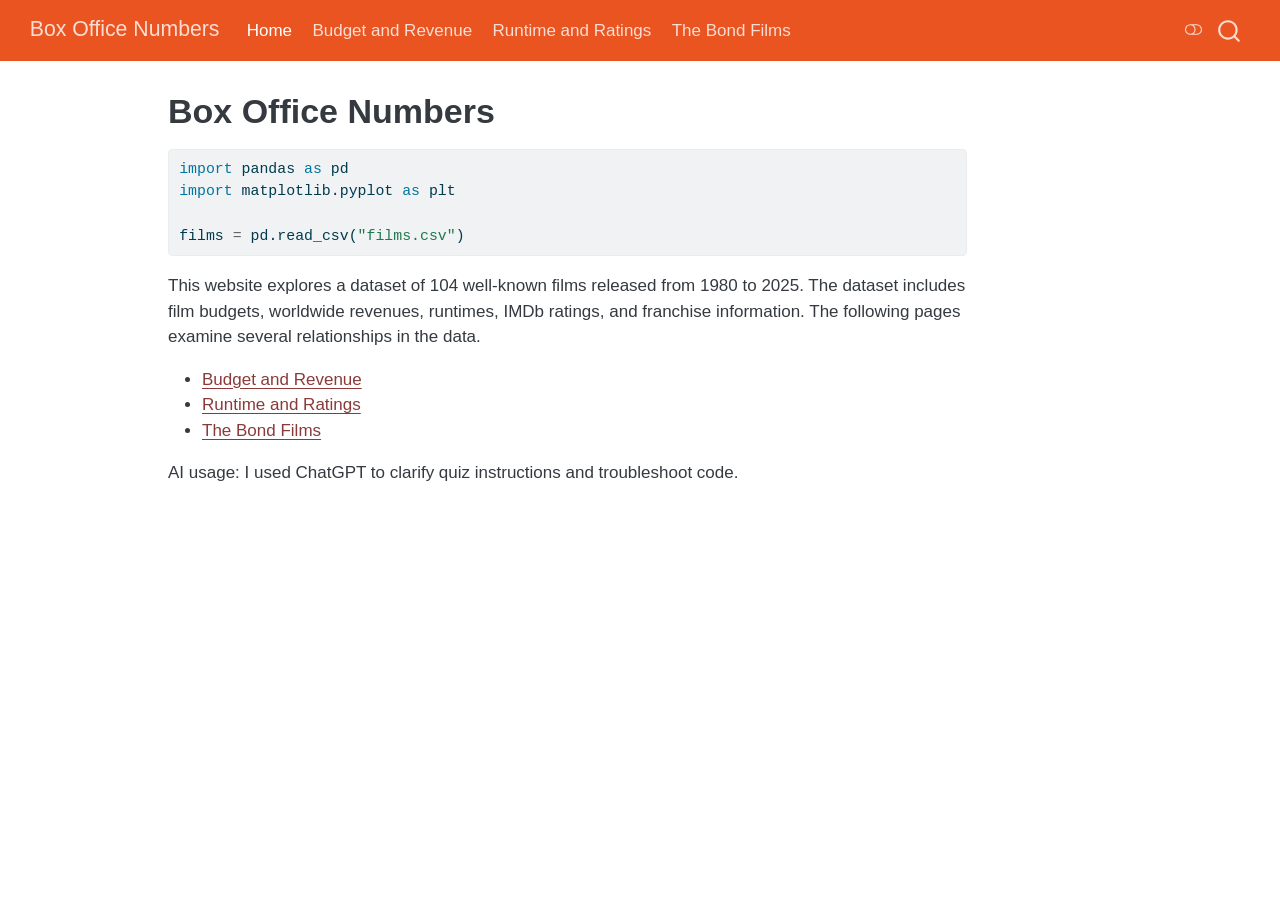
<file: index.html>
<!DOCTYPE html>
<html xmlns="http://www.w3.org/1999/xhtml" lang="en" xml:lang="en"><head>

<meta charset="utf-8">
<meta name="generator" content="quarto-1.10.19">

<meta name="viewport" content="width=device-width, initial-scale=1.0, user-scalable=yes">


<title>Box Office Numbers</title>
<style>
/* Default styles provided by pandoc.
** See https://pandoc.org/MANUAL.html#variables-for-html for config info.
*/
span.smallcaps{font-variant: small-caps;}
div.columns{display: flex; gap: 1.5em;}
div.column{flex: auto;}
@media screen {
div.columns{gap: min(4vw, 1.5em);}
div.column{overflow-x: auto;}
}
div.hanging-indent{margin-left: 1.5em; text-indent: -1.5em;}
ul.task-list{list-style: none;}
ul.task-list li input[type="checkbox"] {
  width: 0.8em;
  margin: 0 0.8em 0.2em -1em; /* quarto-specific, see https://github.com/quarto-dev/quarto-cli/issues/4556 */ 
  vertical-align: middle;
}
/* CSS for syntax highlighting */
html { -webkit-text-size-adjust: 100%; }
pre > code.sourceCode { white-space: pre; position: relative; }
pre > code.sourceCode > span { display: inline-block; line-height: 1.25; }
pre > code.sourceCode > span:empty { height: 1.2em; }
.sourceCode { overflow: visible; }
code.sourceCode > span { color: inherit; text-decoration: inherit; }
div.sourceCode { margin: 1em 0; }
pre.sourceCode { margin: 0; }
@media screen {
div.sourceCode { overflow: auto; }
}
@media print {
pre > code.sourceCode { white-space: pre-wrap; }
pre > code.sourceCode > span { text-indent: -5em; padding-left: 5em; }
}
pre.numberSource code
  { counter-reset: source-line 0; }
pre.numberSource code > span
  { position: relative; left: -4em; counter-increment: source-line; }
pre.numberSource code > span > a:first-child::before
  { content: counter(source-line);
    position: relative; left: -1em; text-align: right; vertical-align: baseline;
    border: none; display: inline-block;
    -webkit-touch-callout: none; -webkit-user-select: none;
    -khtml-user-select: none; -moz-user-select: none;
    -ms-user-select: none; user-select: none;
    padding: 0 4px; width: 4em;
  }
pre.numberSource { margin-left: 3em;  padding-left: 4px; }
div.sourceCode
  {   }
@media screen {
pre > code.sourceCode > span > a:first-child::before { text-decoration: underline; }
}
</style>


<script src="site_libs/quarto-nav/quarto-nav.js"></script>
<script src="site_libs/quarto-nav/headroom.min.js"></script>
<script src="site_libs/clipboard/clipboard.min.js"></script>
<script src="site_libs/quarto-search/autocomplete.umd.js"></script>
<script src="site_libs/quarto-search/fuse.min.js"></script>
<script src="site_libs/quarto-search/quarto-search.js"></script>
<meta name="quarto:offset" content="./">
<script src="site_libs/quarto-html/quarto.js" type="module"></script>
<script src="site_libs/quarto-html/tabsets/tabsets.js" type="module"></script>
<script src="site_libs/quarto-html/popper.min.js"></script>
<script src="site_libs/quarto-html/tippy.umd.min.js"></script>
<script src="site_libs/quarto-html/anchor.min.js"></script>
<link href="site_libs/quarto-html/tippy.css" rel="stylesheet">
<link href="site_libs/quarto-html/quarto-syntax-highlighting-bf27225e3a48a9273f3daa8f8e829971.css" rel="stylesheet" class="quarto-color-scheme" id="quarto-text-highlighting-styles">
<link href="site_libs/quarto-html/quarto-syntax-highlighting-dark-b626d73c4c936ccc3cb08be7d45d1df6.css" rel="stylesheet" class="quarto-color-scheme quarto-color-alternate" id="quarto-text-highlighting-styles">
<link href="site_libs/quarto-html/quarto-syntax-highlighting-bf27225e3a48a9273f3daa8f8e829971.css" rel="stylesheet" class="quarto-color-scheme-extra" id="quarto-text-highlighting-styles">
<script src="site_libs/bootstrap/bootstrap.min.js"></script>
<link href="site_libs/bootstrap/bootstrap-icons.css" rel="stylesheet">
<link href="site_libs/bootstrap/bootstrap-1955cd405ee487b3275a64057d9548aa.min.css" rel="stylesheet" append-hash="true" class="quarto-color-scheme" id="quarto-bootstrap" data-mode="light">
<link href="site_libs/bootstrap/bootstrap-dark-df07115ad9f15e2ef3479c789e6873c8.min.css" rel="stylesheet" append-hash="true" class="quarto-color-scheme quarto-color-alternate" id="quarto-bootstrap" data-mode="dark">
<link href="site_libs/bootstrap/bootstrap-1955cd405ee487b3275a64057d9548aa.min.css" rel="stylesheet" append-hash="true" class="quarto-color-scheme-extra" id="quarto-bootstrap" data-mode="light">
<script id="quarto-search-options" type="application/json">{
  "location": "navbar",
  "copy-button": false,
  "collapse-after": 3,
  "panel-placement": "end",
  "type": "overlay",
  "limit": 50,
  "keyboard-shortcut": [
    "f",
    "/",
    "s"
  ],
  "show-item-context": false,
  "language": {
    "search-no-results-text": "No results",
    "search-matching-documents-text": "matching documents",
    "search-copy-link-title": "Copy link to search",
    "search-hide-matches-text": "Hide additional matches",
    "search-more-match-text": "more match in this document",
    "search-more-matches-text": "more matches in this document",
    "search-clear-button-title": "Clear",
    "search-text-placeholder": "",
    "search-detached-cancel-button-title": "Cancel",
    "search-submit-button-title": "Submit",
    "search-label": "Search"
  }
}</script>


<link rel="stylesheet" href="styles.css">
</head>

<body class="nav-fixed quarto-light"><script id="quarto-html-before-body" type="application/javascript">
    const toggleBodyColorMode = (bsSheetEl) => {
      const mode = bsSheetEl.getAttribute("data-mode");
      const bodyEl = window.document.querySelector("body");
      if (mode === "dark") {
        bodyEl.classList.add("quarto-dark");
        bodyEl.classList.remove("quarto-light");
      } else {
        bodyEl.classList.add("quarto-light");
        bodyEl.classList.remove("quarto-dark");
      }
    }
    const toggleBodyColorPrimary = () => {
      const bsSheetEl = window.document.querySelector("link#quarto-bootstrap:not([rel=disabled-stylesheet])");
      if (bsSheetEl) {
        toggleBodyColorMode(bsSheetEl);
      }
    }
    const setColorSchemeToggle = (alternate) => {
      const toggles = window.document.querySelectorAll('.quarto-color-scheme-toggle');
      for (let i=0; i < toggles.length; i++) {
        const toggle = toggles[i];
        if (toggle) {
          if (alternate) {
            toggle.classList.add("alternate");
          } else {
            toggle.classList.remove("alternate");
          }
        }
      }
    };
    const toggleColorMode = (alternate) => {
      // Switch the stylesheets
      const primaryStylesheets = window.document.querySelectorAll('link.quarto-color-scheme:not(.quarto-color-alternate)');
      const alternateStylesheets = window.document.querySelectorAll('link.quarto-color-scheme.quarto-color-alternate');
      manageTransitions('#quarto-margin-sidebar .nav-link', false);
      if (alternate) {
        // note: dark is layered on light, we don't disable primary!
        enableStylesheet(alternateStylesheets);
        for (const sheetNode of alternateStylesheets) {
          if (sheetNode.id === "quarto-bootstrap") {
            toggleBodyColorMode(sheetNode);
          }
        }
      } else {
        disableStylesheet(alternateStylesheets);
        enableStylesheet(primaryStylesheets)
        toggleBodyColorPrimary();
      }
      manageTransitions('#quarto-margin-sidebar .nav-link', true);
      // Switch the toggles
      setColorSchemeToggle(alternate)
      // Hack to workaround the fact that safari doesn't
      // properly recolor the scrollbar when toggling (#1455)
      if (navigator.userAgent.indexOf('Safari') > 0 && navigator.userAgent.indexOf('Chrome') == -1) {
        manageTransitions("body", false);
        window.scrollTo(0, 1);
        setTimeout(() => {
          window.scrollTo(0, 0);
          manageTransitions("body", true);
        }, 40);
      }
    }
    const disableStylesheet = (stylesheets) => {
      for (let i=0; i < stylesheets.length; i++) {
        const stylesheet = stylesheets[i];
        stylesheet.rel = 'disabled-stylesheet';
      }
    }
    const enableStylesheet = (stylesheets) => {
      for (let i=0; i < stylesheets.length; i++) {
        const stylesheet = stylesheets[i];
        if(stylesheet.rel !== 'stylesheet') { // for Chrome, which will still FOUC without this check
          stylesheet.rel = 'stylesheet';
        }
      }
    }
    const manageTransitions = (selector, allowTransitions) => {
      const els = window.document.querySelectorAll(selector);
      for (let i=0; i < els.length; i++) {
        const el = els[i];
        if (allowTransitions) {
          el.classList.remove('notransition');
        } else {
          el.classList.add('notransition');
        }
      }
    }
    const isFileUrl = () => {
      return window.location.protocol === 'file:';
    }
    const hasAlternateSentinel = () => {
      let styleSentinel = getColorSchemeSentinel();
      if (styleSentinel !== null) {
        return styleSentinel === "alternate";
      } else {
        return false;
      }
    }
    const setStyleSentinel = (alternate) => {
      const value = alternate ? "alternate" : "default";
      if (!isFileUrl()) {
        window.localStorage.setItem("quarto-color-scheme", value);
      } else {
        localAlternateSentinel = value;
      }
    }
    const getColorSchemeSentinel = () => {
      if (!isFileUrl()) {
        const storageValue = window.localStorage.getItem("quarto-color-scheme");
        return storageValue != null ? storageValue : localAlternateSentinel;
      } else {
        return localAlternateSentinel;
      }
    }
    const toggleGiscusIfUsed = (isAlternate, darkModeDefault) => {
      const baseTheme = document.querySelector('#giscus-base-theme')?.value ?? 'light';
      const alternateTheme = document.querySelector('#giscus-alt-theme')?.value ?? 'dark';
      let newTheme = '';
      if(authorPrefersDark) {
        newTheme = isAlternate ? baseTheme : alternateTheme;
      } else {
        newTheme = isAlternate ? alternateTheme : baseTheme;
      }
      const changeGiscusTheme = () => {
        // From: https://github.com/giscus/giscus/issues/336
        const sendMessage = (message) => {
          const iframe = document.querySelector('iframe.giscus-frame');
          if (!iframe) return;
          iframe.contentWindow.postMessage({ giscus: message }, 'https://giscus.app');
        }
        sendMessage({
          setConfig: {
            theme: newTheme
          }
        });
      }
      const isGiscussLoaded = window.document.querySelector('iframe.giscus-frame') !== null;
      if (isGiscussLoaded) {
        changeGiscusTheme();
      }
    };
    const authorPrefersDark = false;
    const darkModeDefault = authorPrefersDark;
      document.querySelector('link#quarto-text-highlighting-styles.quarto-color-scheme-extra').rel = 'disabled-stylesheet';
      document.querySelector('link#quarto-bootstrap.quarto-color-scheme-extra').rel = 'disabled-stylesheet';
    let localAlternateSentinel = darkModeDefault ? 'alternate' : 'default';
    // Dark / light mode switch
    window.quartoToggleColorScheme = () => {
      // Read the current dark / light value
      let toAlternate = !hasAlternateSentinel();
      toggleColorMode(toAlternate);
      setStyleSentinel(toAlternate);
      toggleGiscusIfUsed(toAlternate, darkModeDefault);
      window.dispatchEvent(new Event('resize'));
    };
    // Switch to dark mode if need be
    if (hasAlternateSentinel()) {
      toggleColorMode(true);
    } else {
      toggleColorMode(false);
    }
  </script>

<div id="quarto-search-results"></div>
  <header id="quarto-header" class="headroom fixed-top">
    <nav class="navbar navbar-expand-lg " data-bs-theme="dark">
      <div class="navbar-container container-fluid">
      <div class="navbar-brand-container mx-auto">
    <a class="navbar-brand" href="./index.html">
    <span class="navbar-title">Box Office Numbers</span>
    </a>
  </div>
            <div id="quarto-search" class="" title="Search"></div>
          <button class="navbar-toggler" type="button" data-bs-toggle="collapse" data-bs-target="#navbarCollapse" aria-controls="navbarCollapse" role="menu" aria-expanded="false" aria-label="Toggle navigation" onclick="if (window.quartoToggleHeadroom) { window.quartoToggleHeadroom(); }">
  <span class="navbar-toggler-icon"></span>
</button>
          <div class="collapse navbar-collapse" id="navbarCollapse">
            <ul class="navbar-nav navbar-nav-scroll me-auto">
  <li class="nav-item">
    <a class="nav-link active" href="./index.html" aria-current="page"> 
<span class="menu-text">Home</span></a>
  </li>  
  <li class="nav-item">
    <a class="nav-link" href="./budget-revenue.html"> 
<span class="menu-text">Budget and Revenue</span></a>
  </li>  
  <li class="nav-item">
    <a class="nav-link" href="./runtime-rating.html"> 
<span class="menu-text">Runtime and Ratings</span></a>
  </li>  
  <li class="nav-item">
    <a class="nav-link" href="./bond.html"> 
<span class="menu-text">The Bond Films</span></a>
  </li>  
</ul>
          </div> <!-- /navcollapse -->
            <div class="quarto-navbar-tools">
  <a href="" class="quarto-color-scheme-toggle quarto-navigation-tool  px-1" onclick="window.quartoToggleColorScheme(); return false;" title="Toggle dark mode"><i class="bi"></i></a>
</div>
      </div> <!-- /container-fluid -->
    </nav>
</header>
<!-- content -->
<div id="quarto-content" class="quarto-container page-columns page-rows-contents page-layout-article page-navbar">
<!-- sidebar -->
<!-- margin-sidebar -->
    <div id="quarto-margin-sidebar" class="sidebar margin-sidebar zindex-bottom">
        
    </div>
<!-- main -->
<main class="content" id="quarto-document-content">


<header id="title-block-header" class="quarto-title-block default">
<div class="quarto-title">
<h1 class="title">Box Office Numbers</h1>
</div>



<div class="quarto-title-meta">

    
  
    
  </div>
  


</header>


<div id="f838a466" class="cell" data-execution_count="1">
<div class="code-copy-outer-scaffold"><div class="sourceCode cell-code" id="cb1"><pre class="sourceCode python code-with-copy"><code class="sourceCode python"><span id="cb1-1"><a href="#cb1-1" aria-hidden="true" tabindex="-1"></a><span class="im">import</span> pandas <span class="im">as</span> pd</span>
<span id="cb1-2"><a href="#cb1-2" aria-hidden="true" tabindex="-1"></a><span class="im">import</span> matplotlib.pyplot <span class="im">as</span> plt</span>
<span id="cb1-3"><a href="#cb1-3" aria-hidden="true" tabindex="-1"></a></span>
<span id="cb1-4"><a href="#cb1-4" aria-hidden="true" tabindex="-1"></a>films <span class="op">=</span> pd.read_csv(<span class="st">"films.csv"</span>)</span></code></pre></div><button title="Copy to Clipboard" class="code-copy-button"><i class="bi"></i></button></div>
</div>
<p>This website explores a dataset of 104 well-known films released from 1980 to 2025. The dataset includes film budgets, worldwide revenues, runtimes, IMDb ratings, and franchise information. The following pages examine several relationships in the data.</p>
<ul>
<li><a href="./budget-revenue.html">Budget and Revenue</a></li>
<li><a href="./runtime-rating.html">Runtime and Ratings</a></li>
<li><a href="./bond.html">The Bond Films</a></li>
</ul>
<p>AI usage: I used ChatGPT to clarify quiz instructions and troubleshoot code.</p>



</main> <!-- /main -->
<script id="quarto-html-after-body" type="application/javascript">
  window.document.addEventListener("DOMContentLoaded", function (event) {
    // Ensure there is a toggle, if there isn't float one in the top right
    if (window.document.querySelector('.quarto-color-scheme-toggle') === null) {
      const a = window.document.createElement('a');
      a.classList.add('top-right');
      a.classList.add('quarto-color-scheme-toggle');
      a.href = "";
      a.onclick = function() { try { window.quartoToggleColorScheme(); } catch {} return false; };
      const i = window.document.createElement("i");
      i.classList.add('bi');
      a.appendChild(i);
      window.document.body.appendChild(a);
    }
    setColorSchemeToggle(hasAlternateSentinel())
    const icon = "";
    const anchorJS = new window.AnchorJS();
    anchorJS.options = {
      placement: 'right',
      icon: icon
    };
    anchorJS.add('.anchored');
    const isCodeAnnotation = (el) => {
      for (const clz of el.classList) {
        if (clz.startsWith('code-annotation-')) {                     
          return true;
        }
      }
      return false;
    }
    const onCopySuccess = function(e) {
      // button target
      const button = e.trigger;
      // don't keep focus
      button.blur();
      // flash "checked"
      button.classList.add('code-copy-button-checked');
      var currentTitle = button.getAttribute("title");
      button.setAttribute("title", "Copied!");
      let tooltip;
      if (window.bootstrap) {
        button.setAttribute("data-bs-toggle", "tooltip");
        button.setAttribute("data-bs-placement", "left");
        button.setAttribute("data-bs-title", "Copied!");
        tooltip = new bootstrap.Tooltip(button, 
          { trigger: "manual", 
            customClass: "code-copy-button-tooltip",
            offset: [0, -8]});
        tooltip.show();    
      }
      setTimeout(function() {
        if (tooltip) {
          tooltip.hide();
          button.removeAttribute("data-bs-title");
          button.removeAttribute("data-bs-toggle");
          button.removeAttribute("data-bs-placement");
        }
        button.setAttribute("title", currentTitle);
        button.classList.remove('code-copy-button-checked');
      }, 1000);
      // clear code selection
      e.clearSelection();
    }
    const getTextToCopy = function(trigger) {
      const outerScaffold = trigger.parentElement.cloneNode(true);
      const codeEl = outerScaffold.querySelector('code');
      for (const childEl of codeEl.children) {
        if (isCodeAnnotation(childEl)) {
          childEl.remove();
        }
      }
      return codeEl.innerText;
    }
    const clipboard = new window.ClipboardJS('.code-copy-button:not([data-in-quarto-modal])', {
      text: getTextToCopy
    });
    clipboard.on('success', onCopySuccess);
    if (window.document.getElementById('quarto-embedded-source-code-modal')) {
      const clipboardModal = new window.ClipboardJS('.code-copy-button[data-in-quarto-modal]', {
        text: getTextToCopy,
        container: window.document.getElementById('quarto-embedded-source-code-modal')
      });
      clipboardModal.on('success', onCopySuccess);
    }
      var localhostRegex = new RegExp(/^(?:http|https):\/\/localhost\:?[0-9]*\//);
      var mailtoRegex = new RegExp(/^mailto:/);
        var filterRegex = new RegExp("https:\/\/alyssa-chai\.github\.io\/datasci350-quiz02\/");
      var isInternal = (href) => {
          return filterRegex.test(href) || localhostRegex.test(href) || mailtoRegex.test(href);
      }
      // Inspect non-navigation links and adorn them if external
     var links = window.document.querySelectorAll('a[href]:not(.nav-link):not(.navbar-brand):not(.toc-action):not(.sidebar-link):not(.sidebar-item-toggle):not(.pagination-link):not(.no-external):not([aria-hidden]):not(.dropdown-item):not(.quarto-navigation-tool):not(.about-link)');
      for (var i=0; i<links.length; i++) {
        const link = links[i];
        if (!isInternal(link.href)) {
          // undo the damage that might have been done by quarto-nav.js in the case of
          // links that we want to consider external
          if (link.dataset.originalHref !== undefined) {
            link.href = link.dataset.originalHref;
          }
        }
      }
    function tippyHover(el, contentFn, onTriggerFn, onUntriggerFn) {
      const config = {
        allowHTML: true,
        maxWidth: 500,
        delay: 100,
        arrow: false,
        appendTo: function(el) {
            return el.parentElement;
        },
        interactive: true,
        interactiveBorder: 10,
        theme: 'quarto',
        placement: 'bottom-start',
      };
      if (contentFn) {
        config.content = contentFn;
      }
      if (onTriggerFn) {
        config.onTrigger = onTriggerFn;
      }
      if (onUntriggerFn) {
        config.onUntrigger = onUntriggerFn;
      }
      window.tippy(el, config); 
    }
    const noterefs = window.document.querySelectorAll('a[role="doc-noteref"]');
    for (var i=0; i<noterefs.length; i++) {
      const ref = noterefs[i];
      tippyHover(ref, function() {
        // use id or data attribute instead here
        let href = ref.getAttribute('data-footnote-href') || ref.getAttribute('href');
        try { href = new URL(href).hash; } catch {}
        const id = href.replace(/^#\/?/, "");
        const note = window.document.getElementById(id);
        if (note) {
          return note.innerHTML;
        } else {
          return "";
        }
      });
    }
    const xrefs = window.document.querySelectorAll('a.quarto-xref');
    const processXRef = (id, note) => {
      // Strip column container classes
      const stripColumnClz = (el) => {
        el.classList.remove("page-full", "page-columns");
        if (el.children) {
          for (const child of el.children) {
            stripColumnClz(child);
          }
        }
      }
      stripColumnClz(note)
      if (id === null || id.startsWith('sec-')) {
        // Special case sections, only their first couple elements
        const container = document.createElement("div");
        if (note.children && note.children.length > 2) {
          container.appendChild(note.children[0].cloneNode(true));
          for (let i = 1; i < note.children.length; i++) {
            const child = note.children[i];
            if (child.tagName === "P" && child.innerText === "") {
              continue;
            } else {
              container.appendChild(child.cloneNode(true));
              break;
            }
          }
          if (window.Quarto?.typesetMath) {
            window.Quarto.typesetMath(container);
          }
          return container.innerHTML
        } else {
          if (window.Quarto?.typesetMath) {
            window.Quarto.typesetMath(note);
          }
          return note.innerHTML;
        }
      } else {
        // Remove any anchor links if they are present
        const anchorLink = note.querySelector('a.anchorjs-link');
        if (anchorLink) {
          anchorLink.remove();
        }
        if (window.Quarto?.typesetMath) {
          window.Quarto.typesetMath(note);
        }
        if (note.classList.contains("callout")) {
          return note.outerHTML;
        } else {
          return note.innerHTML;
        }
      }
    }
    for (var i=0; i<xrefs.length; i++) {
      const xref = xrefs[i];
      tippyHover(xref, undefined, function(instance) {
        instance.disable();
        let url = xref.getAttribute('href');
        let hash = undefined; 
        if (url.startsWith('#')) {
          hash = url;
        } else {
          try { hash = new URL(url).hash; } catch {}
        }
        if (hash) {
          const id = hash.replace(/^#\/?/, "");
          const note = window.document.getElementById(id);
          if (note !== null) {
            try {
              const html = processXRef(id, note.cloneNode(true));
              instance.setContent(html);
            } finally {
              instance.enable();
              instance.show();
            }
          } else {
            // See if we can fetch this
            fetch(url.split('#')[0])
            .then(res => res.text())
            .then(html => {
              const parser = new DOMParser();
              const htmlDoc = parser.parseFromString(html, "text/html");
              const note = htmlDoc.getElementById(id);
              if (note !== null) {
                const html = processXRef(id, note);
                instance.setContent(html);
              } 
            }).finally(() => {
              instance.enable();
              instance.show();
            });
          }
        } else {
          // See if we can fetch a full url (with no hash to target)
          // This is a special case and we should probably do some content thinning / targeting
          fetch(url)
          .then(res => res.text())
          .then(html => {
            const parser = new DOMParser();
            const htmlDoc = parser.parseFromString(html, "text/html");
            const note = htmlDoc.querySelector('main.content');
            if (note !== null) {
              // This should only happen for chapter cross references
              // (since there is no id in the URL)
              // remove the first header
              if (note.children.length > 0 && note.children[0].tagName === "HEADER") {
                note.children[0].remove();
              }
              const html = processXRef(null, note);
              instance.setContent(html);
            } 
          }).finally(() => {
            instance.enable();
            instance.show();
          });
        }
      }, function(instance) {
      });
    }
        let selectedAnnoteEl;
        const selectorForAnnotation = ( cell, annotation) => {
          let cellAttr = 'data-code-cell="' + cell + '"';
          let lineAttr = 'data-code-annotation="' +  annotation + '"';
          const selector = 'span[' + cellAttr + '][' + lineAttr + ']';
          return selector;
        }
        const selectCodeLines = (annoteEl) => {
          const doc = window.document;
          const targetCell = annoteEl.getAttribute("data-target-cell");
          const targetAnnotation = annoteEl.getAttribute("data-target-annotation");
          const annoteSpan = window.document.querySelector(selectorForAnnotation(targetCell, targetAnnotation));
          const lines = annoteSpan.getAttribute("data-code-lines").split(",");
          const lineIds = lines.map((line) => {
            return targetCell + "-" + line;
          })
          let top = null;
          let height = null;
          let parent = null;
          if (lineIds.length > 0) {
              //compute the position of the single el (top and bottom and make a div)
              const el = window.document.getElementById(lineIds[0]);
              top = el.offsetTop;
              height = el.offsetHeight;
              parent = el.parentElement.parentElement;
            if (lineIds.length > 1) {
              const lastEl = window.document.getElementById(lineIds[lineIds.length - 1]);
              const bottom = lastEl.offsetTop + lastEl.offsetHeight;
              height = bottom - top;
            }
            if (top !== null && height !== null && parent !== null) {
              // cook up a div (if necessary) and position it 
              let div = window.document.getElementById("code-annotation-line-highlight");
              if (div === null) {
                div = window.document.createElement("div");
                div.setAttribute("id", "code-annotation-line-highlight");
                div.style.position = 'absolute';
                parent.appendChild(div);
              }
              div.style.top = top - 2 + "px";
              div.style.height = height + 4 + "px";
              div.style.left = 0;
              let gutterDiv = window.document.getElementById("code-annotation-line-highlight-gutter");
              if (gutterDiv === null) {
                gutterDiv = window.document.createElement("div");
                gutterDiv.setAttribute("id", "code-annotation-line-highlight-gutter");
                gutterDiv.style.position = 'absolute';
                const codeCell = window.document.getElementById(targetCell);
                const gutter = codeCell.querySelector('.code-annotation-gutter');
                gutter.appendChild(gutterDiv);
              }
              gutterDiv.style.top = top - 2 + "px";
              gutterDiv.style.height = height + 4 + "px";
            }
            selectedAnnoteEl = annoteEl;
          }
        };
        const unselectCodeLines = () => {
          const elementsIds = ["code-annotation-line-highlight", "code-annotation-line-highlight-gutter"];
          elementsIds.forEach((elId) => {
            const div = window.document.getElementById(elId);
            if (div) {
              div.remove();
            }
          });
          selectedAnnoteEl = undefined;
        };
          // Handle positioning of the toggle
      window.addEventListener(
        "resize",
        throttle(() => {
          elRect = undefined;
          if (selectedAnnoteEl) {
            selectCodeLines(selectedAnnoteEl);
          }
        }, 10)
      );
      function throttle(fn, ms) {
      let throttle = false;
      let timer;
        return (...args) => {
          if(!throttle) { // first call gets through
              fn.apply(this, args);
              throttle = true;
          } else { // all the others get throttled
              if(timer) clearTimeout(timer); // cancel #2
              timer = setTimeout(() => {
                fn.apply(this, args);
                timer = throttle = false;
              }, ms);
          }
        };
      }
        // Attach click handler to the DT
        const annoteDls = window.document.querySelectorAll('dt[data-target-cell]');
        for (const annoteDlNode of annoteDls) {
          annoteDlNode.addEventListener('click', (event) => {
            const clickedEl = event.target;
            if (clickedEl !== selectedAnnoteEl) {
              unselectCodeLines();
              const activeEl = window.document.querySelector('dt[data-target-cell].code-annotation-active');
              if (activeEl) {
                activeEl.classList.remove('code-annotation-active');
              }
              selectCodeLines(clickedEl);
              clickedEl.classList.add('code-annotation-active');
            } else {
              // Unselect the line
              unselectCodeLines();
              clickedEl.classList.remove('code-annotation-active');
            }
          });
        }
    const findCites = (el) => {
      const parentEl = el.parentElement;
      if (parentEl) {
        const cites = parentEl.dataset.cites;
        if (cites) {
          return {
            el,
            cites: cites.split(' ')
          };
        } else {
          return findCites(el.parentElement)
        }
      } else {
        return undefined;
      }
    };
    var bibliorefs = window.document.querySelectorAll('a[role="doc-biblioref"]');
    for (var i=0; i<bibliorefs.length; i++) {
      const ref = bibliorefs[i];
      const citeInfo = findCites(ref);
      if (citeInfo) {
        tippyHover(citeInfo.el, function() {
          var popup = window.document.createElement('div');
          citeInfo.cites.forEach(function(cite) {
            var citeDiv = window.document.createElement('div');
            citeDiv.classList.add('hanging-indent');
            citeDiv.classList.add('csl-entry');
            var biblioDiv = window.document.getElementById('ref-' + cite);
            if (biblioDiv) {
              citeDiv.innerHTML = biblioDiv.innerHTML;
            }
            popup.appendChild(citeDiv);
          });
          return popup.innerHTML;
        });
      }
    }
  });
  </script>
</div> <!-- /content -->




</body></html>
</file>
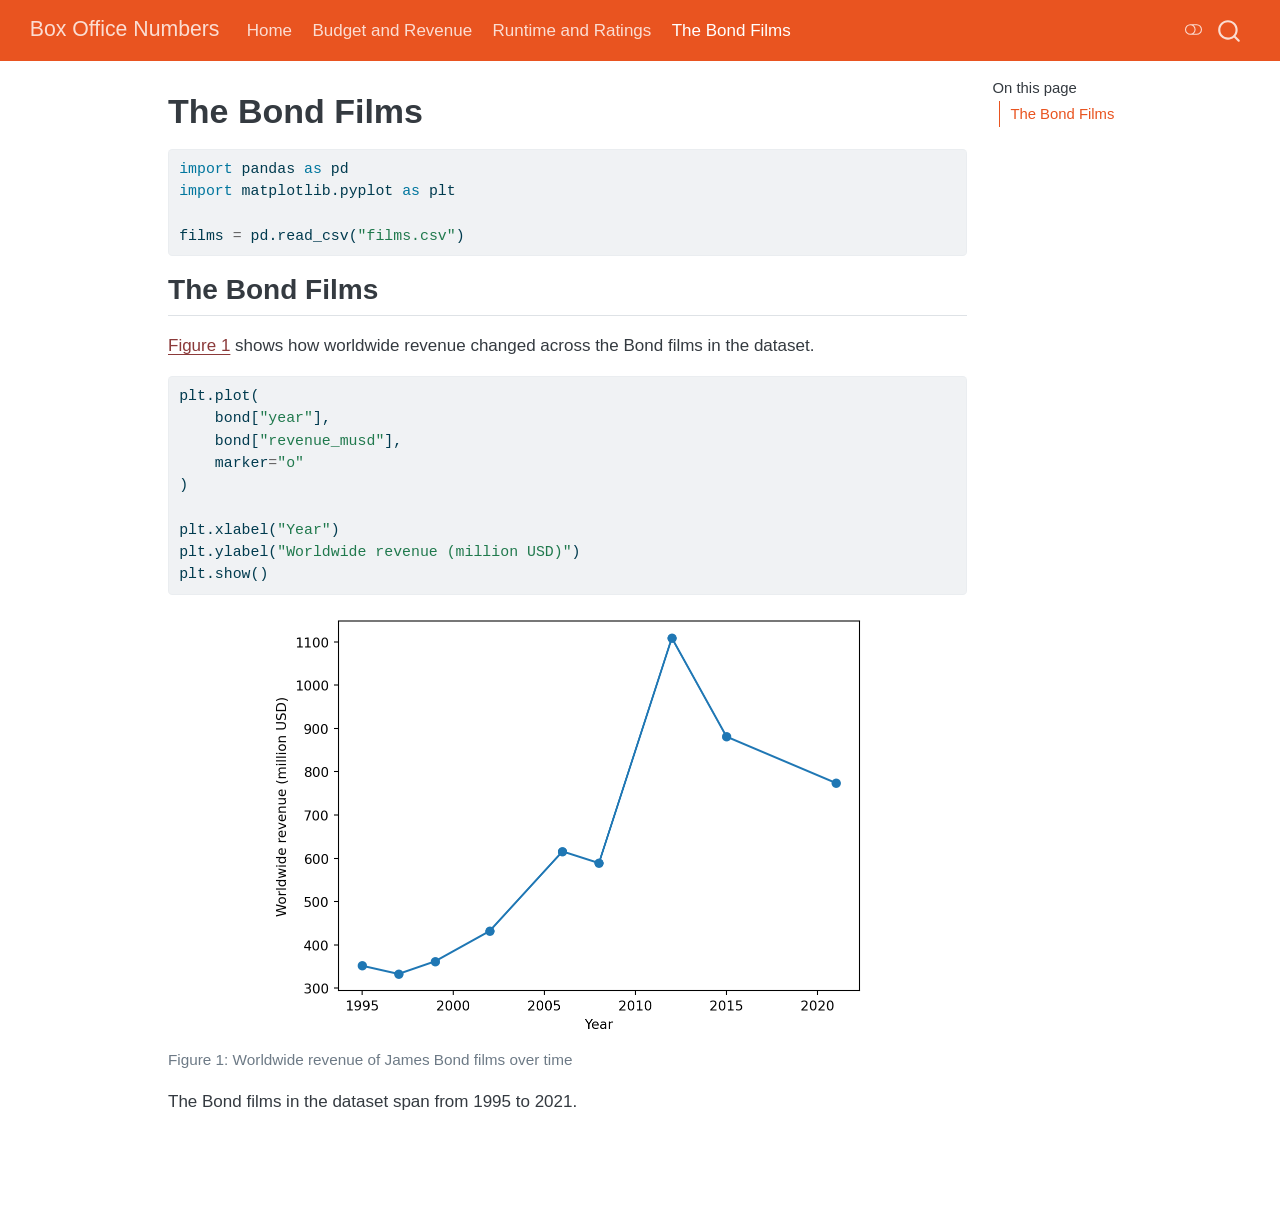
<file: bond.html>
<!DOCTYPE html>
<html xmlns="http://www.w3.org/1999/xhtml" lang="en" xml:lang="en"><head>

<meta charset="utf-8">
<meta name="generator" content="quarto-1.10.19">

<meta name="viewport" content="width=device-width, initial-scale=1.0, user-scalable=yes">


<title>The Bond Films – Box Office Numbers</title>
<style>
/* Default styles provided by pandoc.
** See https://pandoc.org/MANUAL.html#variables-for-html for config info.
*/
span.smallcaps{font-variant: small-caps;}
div.columns{display: flex; gap: 1.5em;}
div.column{flex: auto;}
@media screen {
div.columns{gap: min(4vw, 1.5em);}
div.column{overflow-x: auto;}
}
div.hanging-indent{margin-left: 1.5em; text-indent: -1.5em;}
ul.task-list{list-style: none;}
ul.task-list li input[type="checkbox"] {
  width: 0.8em;
  margin: 0 0.8em 0.2em -1em; /* quarto-specific, see https://github.com/quarto-dev/quarto-cli/issues/4556 */ 
  vertical-align: middle;
}
/* CSS for syntax highlighting */
html { -webkit-text-size-adjust: 100%; }
pre > code.sourceCode { white-space: pre; position: relative; }
pre > code.sourceCode > span { display: inline-block; line-height: 1.25; }
pre > code.sourceCode > span:empty { height: 1.2em; }
.sourceCode { overflow: visible; }
code.sourceCode > span { color: inherit; text-decoration: inherit; }
div.sourceCode { margin: 1em 0; }
pre.sourceCode { margin: 0; }
@media screen {
div.sourceCode { overflow: auto; }
}
@media print {
pre > code.sourceCode { white-space: pre-wrap; }
pre > code.sourceCode > span { text-indent: -5em; padding-left: 5em; }
}
pre.numberSource code
  { counter-reset: source-line 0; }
pre.numberSource code > span
  { position: relative; left: -4em; counter-increment: source-line; }
pre.numberSource code > span > a:first-child::before
  { content: counter(source-line);
    position: relative; left: -1em; text-align: right; vertical-align: baseline;
    border: none; display: inline-block;
    -webkit-touch-callout: none; -webkit-user-select: none;
    -khtml-user-select: none; -moz-user-select: none;
    -ms-user-select: none; user-select: none;
    padding: 0 4px; width: 4em;
  }
pre.numberSource { margin-left: 3em;  padding-left: 4px; }
div.sourceCode
  {   }
@media screen {
pre > code.sourceCode > span > a:first-child::before { text-decoration: underline; }
}
</style>


<script src="site_libs/quarto-nav/quarto-nav.js"></script>
<script src="site_libs/quarto-nav/headroom.min.js"></script>
<script src="site_libs/clipboard/clipboard.min.js"></script>
<script src="site_libs/quarto-search/autocomplete.umd.js"></script>
<script src="site_libs/quarto-search/fuse.min.js"></script>
<script src="site_libs/quarto-search/quarto-search.js"></script>
<meta name="quarto:offset" content="./">
<script src="site_libs/quarto-html/quarto.js" type="module"></script>
<script src="site_libs/quarto-html/tabsets/tabsets.js" type="module"></script>
<script src="site_libs/quarto-html/popper.min.js"></script>
<script src="site_libs/quarto-html/tippy.umd.min.js"></script>
<script src="site_libs/quarto-html/anchor.min.js"></script>
<link href="site_libs/quarto-html/tippy.css" rel="stylesheet">
<link href="site_libs/quarto-html/quarto-syntax-highlighting-bf27225e3a48a9273f3daa8f8e829971.css" rel="stylesheet" class="quarto-color-scheme" id="quarto-text-highlighting-styles">
<link href="site_libs/quarto-html/quarto-syntax-highlighting-dark-b626d73c4c936ccc3cb08be7d45d1df6.css" rel="stylesheet" class="quarto-color-scheme quarto-color-alternate" id="quarto-text-highlighting-styles">
<link href="site_libs/quarto-html/quarto-syntax-highlighting-bf27225e3a48a9273f3daa8f8e829971.css" rel="stylesheet" class="quarto-color-scheme-extra" id="quarto-text-highlighting-styles">
<script src="site_libs/bootstrap/bootstrap.min.js"></script>
<link href="site_libs/bootstrap/bootstrap-icons.css" rel="stylesheet">
<link href="site_libs/bootstrap/bootstrap-1955cd405ee487b3275a64057d9548aa.min.css" rel="stylesheet" append-hash="true" class="quarto-color-scheme" id="quarto-bootstrap" data-mode="light">
<link href="site_libs/bootstrap/bootstrap-dark-df07115ad9f15e2ef3479c789e6873c8.min.css" rel="stylesheet" append-hash="true" class="quarto-color-scheme quarto-color-alternate" id="quarto-bootstrap" data-mode="dark">
<link href="site_libs/bootstrap/bootstrap-1955cd405ee487b3275a64057d9548aa.min.css" rel="stylesheet" append-hash="true" class="quarto-color-scheme-extra" id="quarto-bootstrap" data-mode="light">
<script id="quarto-search-options" type="application/json">{
  "location": "navbar",
  "copy-button": false,
  "collapse-after": 3,
  "panel-placement": "end",
  "type": "overlay",
  "limit": 50,
  "keyboard-shortcut": [
    "f",
    "/",
    "s"
  ],
  "show-item-context": false,
  "language": {
    "search-no-results-text": "No results",
    "search-matching-documents-text": "matching documents",
    "search-copy-link-title": "Copy link to search",
    "search-hide-matches-text": "Hide additional matches",
    "search-more-match-text": "more match in this document",
    "search-more-matches-text": "more matches in this document",
    "search-clear-button-title": "Clear",
    "search-text-placeholder": "",
    "search-detached-cancel-button-title": "Cancel",
    "search-submit-button-title": "Submit",
    "search-label": "Search"
  }
}</script>


<link rel="stylesheet" href="styles.css">
</head>

<body class="nav-fixed quarto-light"><script id="quarto-html-before-body" type="application/javascript">
    const toggleBodyColorMode = (bsSheetEl) => {
      const mode = bsSheetEl.getAttribute("data-mode");
      const bodyEl = window.document.querySelector("body");
      if (mode === "dark") {
        bodyEl.classList.add("quarto-dark");
        bodyEl.classList.remove("quarto-light");
      } else {
        bodyEl.classList.add("quarto-light");
        bodyEl.classList.remove("quarto-dark");
      }
    }
    const toggleBodyColorPrimary = () => {
      const bsSheetEl = window.document.querySelector("link#quarto-bootstrap:not([rel=disabled-stylesheet])");
      if (bsSheetEl) {
        toggleBodyColorMode(bsSheetEl);
      }
    }
    const setColorSchemeToggle = (alternate) => {
      const toggles = window.document.querySelectorAll('.quarto-color-scheme-toggle');
      for (let i=0; i < toggles.length; i++) {
        const toggle = toggles[i];
        if (toggle) {
          if (alternate) {
            toggle.classList.add("alternate");
          } else {
            toggle.classList.remove("alternate");
          }
        }
      }
    };
    const toggleColorMode = (alternate) => {
      // Switch the stylesheets
      const primaryStylesheets = window.document.querySelectorAll('link.quarto-color-scheme:not(.quarto-color-alternate)');
      const alternateStylesheets = window.document.querySelectorAll('link.quarto-color-scheme.quarto-color-alternate');
      manageTransitions('#quarto-margin-sidebar .nav-link', false);
      if (alternate) {
        // note: dark is layered on light, we don't disable primary!
        enableStylesheet(alternateStylesheets);
        for (const sheetNode of alternateStylesheets) {
          if (sheetNode.id === "quarto-bootstrap") {
            toggleBodyColorMode(sheetNode);
          }
        }
      } else {
        disableStylesheet(alternateStylesheets);
        enableStylesheet(primaryStylesheets)
        toggleBodyColorPrimary();
      }
      manageTransitions('#quarto-margin-sidebar .nav-link', true);
      // Switch the toggles
      setColorSchemeToggle(alternate)
      // Hack to workaround the fact that safari doesn't
      // properly recolor the scrollbar when toggling (#1455)
      if (navigator.userAgent.indexOf('Safari') > 0 && navigator.userAgent.indexOf('Chrome') == -1) {
        manageTransitions("body", false);
        window.scrollTo(0, 1);
        setTimeout(() => {
          window.scrollTo(0, 0);
          manageTransitions("body", true);
        }, 40);
      }
    }
    const disableStylesheet = (stylesheets) => {
      for (let i=0; i < stylesheets.length; i++) {
        const stylesheet = stylesheets[i];
        stylesheet.rel = 'disabled-stylesheet';
      }
    }
    const enableStylesheet = (stylesheets) => {
      for (let i=0; i < stylesheets.length; i++) {
        const stylesheet = stylesheets[i];
        if(stylesheet.rel !== 'stylesheet') { // for Chrome, which will still FOUC without this check
          stylesheet.rel = 'stylesheet';
        }
      }
    }
    const manageTransitions = (selector, allowTransitions) => {
      const els = window.document.querySelectorAll(selector);
      for (let i=0; i < els.length; i++) {
        const el = els[i];
        if (allowTransitions) {
          el.classList.remove('notransition');
        } else {
          el.classList.add('notransition');
        }
      }
    }
    const isFileUrl = () => {
      return window.location.protocol === 'file:';
    }
    const hasAlternateSentinel = () => {
      let styleSentinel = getColorSchemeSentinel();
      if (styleSentinel !== null) {
        return styleSentinel === "alternate";
      } else {
        return false;
      }
    }
    const setStyleSentinel = (alternate) => {
      const value = alternate ? "alternate" : "default";
      if (!isFileUrl()) {
        window.localStorage.setItem("quarto-color-scheme", value);
      } else {
        localAlternateSentinel = value;
      }
    }
    const getColorSchemeSentinel = () => {
      if (!isFileUrl()) {
        const storageValue = window.localStorage.getItem("quarto-color-scheme");
        return storageValue != null ? storageValue : localAlternateSentinel;
      } else {
        return localAlternateSentinel;
      }
    }
    const toggleGiscusIfUsed = (isAlternate, darkModeDefault) => {
      const baseTheme = document.querySelector('#giscus-base-theme')?.value ?? 'light';
      const alternateTheme = document.querySelector('#giscus-alt-theme')?.value ?? 'dark';
      let newTheme = '';
      if(authorPrefersDark) {
        newTheme = isAlternate ? baseTheme : alternateTheme;
      } else {
        newTheme = isAlternate ? alternateTheme : baseTheme;
      }
      const changeGiscusTheme = () => {
        // From: https://github.com/giscus/giscus/issues/336
        const sendMessage = (message) => {
          const iframe = document.querySelector('iframe.giscus-frame');
          if (!iframe) return;
          iframe.contentWindow.postMessage({ giscus: message }, 'https://giscus.app');
        }
        sendMessage({
          setConfig: {
            theme: newTheme
          }
        });
      }
      const isGiscussLoaded = window.document.querySelector('iframe.giscus-frame') !== null;
      if (isGiscussLoaded) {
        changeGiscusTheme();
      }
    };
    const authorPrefersDark = false;
    const darkModeDefault = authorPrefersDark;
      document.querySelector('link#quarto-text-highlighting-styles.quarto-color-scheme-extra').rel = 'disabled-stylesheet';
      document.querySelector('link#quarto-bootstrap.quarto-color-scheme-extra').rel = 'disabled-stylesheet';
    let localAlternateSentinel = darkModeDefault ? 'alternate' : 'default';
    // Dark / light mode switch
    window.quartoToggleColorScheme = () => {
      // Read the current dark / light value
      let toAlternate = !hasAlternateSentinel();
      toggleColorMode(toAlternate);
      setStyleSentinel(toAlternate);
      toggleGiscusIfUsed(toAlternate, darkModeDefault);
      window.dispatchEvent(new Event('resize'));
    };
    // Switch to dark mode if need be
    if (hasAlternateSentinel()) {
      toggleColorMode(true);
    } else {
      toggleColorMode(false);
    }
  </script>

<div id="quarto-search-results"></div>
  <header id="quarto-header" class="headroom fixed-top">
    <nav class="navbar navbar-expand-lg " data-bs-theme="dark">
      <div class="navbar-container container-fluid">
      <div class="navbar-brand-container mx-auto">
    <a class="navbar-brand" href="./index.html">
    <span class="navbar-title">Box Office Numbers</span>
    </a>
  </div>
            <div id="quarto-search" class="" title="Search"></div>
          <button class="navbar-toggler" type="button" data-bs-toggle="collapse" data-bs-target="#navbarCollapse" aria-controls="navbarCollapse" role="menu" aria-expanded="false" aria-label="Toggle navigation" onclick="if (window.quartoToggleHeadroom) { window.quartoToggleHeadroom(); }">
  <span class="navbar-toggler-icon"></span>
</button>
          <div class="collapse navbar-collapse" id="navbarCollapse">
            <ul class="navbar-nav navbar-nav-scroll me-auto">
  <li class="nav-item">
    <a class="nav-link" href="./index.html"> 
<span class="menu-text">Home</span></a>
  </li>  
  <li class="nav-item">
    <a class="nav-link" href="./budget-revenue.html"> 
<span class="menu-text">Budget and Revenue</span></a>
  </li>  
  <li class="nav-item">
    <a class="nav-link" href="./runtime-rating.html"> 
<span class="menu-text">Runtime and Ratings</span></a>
  </li>  
  <li class="nav-item">
    <a class="nav-link active" href="./bond.html" aria-current="page"> 
<span class="menu-text">The Bond Films</span></a>
  </li>  
</ul>
          </div> <!-- /navcollapse -->
            <div class="quarto-navbar-tools">
  <a href="" class="quarto-color-scheme-toggle quarto-navigation-tool  px-1" onclick="window.quartoToggleColorScheme(); return false;" title="Toggle dark mode"><i class="bi"></i></a>
</div>
      </div> <!-- /container-fluid -->
    </nav>
</header>
<!-- content -->
<div id="quarto-content" class="quarto-container page-columns page-rows-contents page-layout-article page-navbar">
<!-- sidebar -->
<!-- margin-sidebar -->
    <div id="quarto-margin-sidebar" class="sidebar margin-sidebar">
        <nav id="TOC" role="doc-toc" class="toc-active">
    <h2 id="toc-title">On this page</h2>
   
  <ul>
  <li><a href="#the-bond-films" id="toc-the-bond-films" class="nav-link active" data-scroll-target="#the-bond-films">The Bond Films</a></li>
  </ul>
</nav>
    </div>
<!-- main -->
<main class="content" id="quarto-document-content">


<header id="title-block-header" class="quarto-title-block default">
<div class="quarto-title">
<h1 class="title">The Bond Films</h1>
</div>



<div class="quarto-title-meta">

    
  
    
  </div>
  


</header>


<div id="5e6dc37d" class="cell" data-execution_count="1">
<div class="code-copy-outer-scaffold"><div class="sourceCode cell-code" id="cb1"><pre class="sourceCode python code-with-copy"><code class="sourceCode python"><span id="cb1-1"><a href="#cb1-1" aria-hidden="true" tabindex="-1"></a><span class="im">import</span> pandas <span class="im">as</span> pd</span>
<span id="cb1-2"><a href="#cb1-2" aria-hidden="true" tabindex="-1"></a><span class="im">import</span> matplotlib.pyplot <span class="im">as</span> plt</span>
<span id="cb1-3"><a href="#cb1-3" aria-hidden="true" tabindex="-1"></a></span>
<span id="cb1-4"><a href="#cb1-4" aria-hidden="true" tabindex="-1"></a>films <span class="op">=</span> pd.read_csv(<span class="st">"films.csv"</span>)</span></code></pre></div><button title="Copy to Clipboard" class="code-copy-button"><i class="bi"></i></button></div>
</div>
<section id="the-bond-films" class="level2">
<h2 class="anchored" data-anchor-id="the-bond-films">The Bond Films</h2>
<p><a href="#fig-bond-revenue" class="quarto-xref">Figure&nbsp;1</a> shows how worldwide revenue changed across the Bond films in the dataset.</p>
<div id="cell-fig-bond-revenue" class="cell" data-execution_count="3">
<div class="code-copy-outer-scaffold"><div class="sourceCode cell-code" id="cb2"><pre class="sourceCode python code-with-copy"><code class="sourceCode python"><span id="cb2-1"><a href="#cb2-1" aria-hidden="true" tabindex="-1"></a>plt.plot(</span>
<span id="cb2-2"><a href="#cb2-2" aria-hidden="true" tabindex="-1"></a>    bond[<span class="st">"year"</span>],</span>
<span id="cb2-3"><a href="#cb2-3" aria-hidden="true" tabindex="-1"></a>    bond[<span class="st">"revenue_musd"</span>],</span>
<span id="cb2-4"><a href="#cb2-4" aria-hidden="true" tabindex="-1"></a>    marker<span class="op">=</span><span class="st">"o"</span></span>
<span id="cb2-5"><a href="#cb2-5" aria-hidden="true" tabindex="-1"></a>)</span>
<span id="cb2-6"><a href="#cb2-6" aria-hidden="true" tabindex="-1"></a></span>
<span id="cb2-7"><a href="#cb2-7" aria-hidden="true" tabindex="-1"></a>plt.xlabel(<span class="st">"Year"</span>)</span>
<span id="cb2-8"><a href="#cb2-8" aria-hidden="true" tabindex="-1"></a>plt.ylabel(<span class="st">"Worldwide revenue (million USD)"</span>)</span>
<span id="cb2-9"><a href="#cb2-9" aria-hidden="true" tabindex="-1"></a>plt.show()</span></code></pre></div><button title="Copy to Clipboard" class="code-copy-button"><i class="bi"></i></button></div>
<div class="cell-output cell-output-display">
<div id="fig-bond-revenue" class="quarto-float quarto-figure quarto-figure-center anchored">
<figure class="quarto-float quarto-float-fig figure">
<div aria-describedby="fig-bond-revenue-caption-0ceaefa1-69ba-4598-a22c-09a6ac19f8ca">
<img src="bond_files/figure-html/fig-bond-revenue-output-1.png" width="602" height="429" class="figure-img">
</div>
<figcaption class="quarto-float-caption-bottom quarto-float-caption quarto-float-fig" id="fig-bond-revenue-caption-0ceaefa1-69ba-4598-a22c-09a6ac19f8ca">
Figure&nbsp;1: Worldwide revenue of James Bond films over time
</figcaption>
</figure>
</div>
</div>
</div>
<p>The Bond films in the dataset span from 1995 to 2021.</p>


</section>

</main> <!-- /main -->
<script id="quarto-html-after-body" type="application/javascript">
  window.document.addEventListener("DOMContentLoaded", function (event) {
    // Ensure there is a toggle, if there isn't float one in the top right
    if (window.document.querySelector('.quarto-color-scheme-toggle') === null) {
      const a = window.document.createElement('a');
      a.classList.add('top-right');
      a.classList.add('quarto-color-scheme-toggle');
      a.href = "";
      a.onclick = function() { try { window.quartoToggleColorScheme(); } catch {} return false; };
      const i = window.document.createElement("i");
      i.classList.add('bi');
      a.appendChild(i);
      window.document.body.appendChild(a);
    }
    setColorSchemeToggle(hasAlternateSentinel())
    const icon = "";
    const anchorJS = new window.AnchorJS();
    anchorJS.options = {
      placement: 'right',
      icon: icon
    };
    anchorJS.add('.anchored');
    const isCodeAnnotation = (el) => {
      for (const clz of el.classList) {
        if (clz.startsWith('code-annotation-')) {                     
          return true;
        }
      }
      return false;
    }
    const onCopySuccess = function(e) {
      // button target
      const button = e.trigger;
      // don't keep focus
      button.blur();
      // flash "checked"
      button.classList.add('code-copy-button-checked');
      var currentTitle = button.getAttribute("title");
      button.setAttribute("title", "Copied!");
      let tooltip;
      if (window.bootstrap) {
        button.setAttribute("data-bs-toggle", "tooltip");
        button.setAttribute("data-bs-placement", "left");
        button.setAttribute("data-bs-title", "Copied!");
        tooltip = new bootstrap.Tooltip(button, 
          { trigger: "manual", 
            customClass: "code-copy-button-tooltip",
            offset: [0, -8]});
        tooltip.show();    
      }
      setTimeout(function() {
        if (tooltip) {
          tooltip.hide();
          button.removeAttribute("data-bs-title");
          button.removeAttribute("data-bs-toggle");
          button.removeAttribute("data-bs-placement");
        }
        button.setAttribute("title", currentTitle);
        button.classList.remove('code-copy-button-checked');
      }, 1000);
      // clear code selection
      e.clearSelection();
    }
    const getTextToCopy = function(trigger) {
      const outerScaffold = trigger.parentElement.cloneNode(true);
      const codeEl = outerScaffold.querySelector('code');
      for (const childEl of codeEl.children) {
        if (isCodeAnnotation(childEl)) {
          childEl.remove();
        }
      }
      return codeEl.innerText;
    }
    const clipboard = new window.ClipboardJS('.code-copy-button:not([data-in-quarto-modal])', {
      text: getTextToCopy
    });
    clipboard.on('success', onCopySuccess);
    if (window.document.getElementById('quarto-embedded-source-code-modal')) {
      const clipboardModal = new window.ClipboardJS('.code-copy-button[data-in-quarto-modal]', {
        text: getTextToCopy,
        container: window.document.getElementById('quarto-embedded-source-code-modal')
      });
      clipboardModal.on('success', onCopySuccess);
    }
      var localhostRegex = new RegExp(/^(?:http|https):\/\/localhost\:?[0-9]*\//);
      var mailtoRegex = new RegExp(/^mailto:/);
        var filterRegex = new RegExp("https:\/\/alyssa-chai\.github\.io\/datasci350-quiz02\/");
      var isInternal = (href) => {
          return filterRegex.test(href) || localhostRegex.test(href) || mailtoRegex.test(href);
      }
      // Inspect non-navigation links and adorn them if external
     var links = window.document.querySelectorAll('a[href]:not(.nav-link):not(.navbar-brand):not(.toc-action):not(.sidebar-link):not(.sidebar-item-toggle):not(.pagination-link):not(.no-external):not([aria-hidden]):not(.dropdown-item):not(.quarto-navigation-tool):not(.about-link)');
      for (var i=0; i<links.length; i++) {
        const link = links[i];
        if (!isInternal(link.href)) {
          // undo the damage that might have been done by quarto-nav.js in the case of
          // links that we want to consider external
          if (link.dataset.originalHref !== undefined) {
            link.href = link.dataset.originalHref;
          }
        }
      }
    function tippyHover(el, contentFn, onTriggerFn, onUntriggerFn) {
      const config = {
        allowHTML: true,
        maxWidth: 500,
        delay: 100,
        arrow: false,
        appendTo: function(el) {
            return el.parentElement;
        },
        interactive: true,
        interactiveBorder: 10,
        theme: 'quarto',
        placement: 'bottom-start',
      };
      if (contentFn) {
        config.content = contentFn;
      }
      if (onTriggerFn) {
        config.onTrigger = onTriggerFn;
      }
      if (onUntriggerFn) {
        config.onUntrigger = onUntriggerFn;
      }
      window.tippy(el, config); 
    }
    const noterefs = window.document.querySelectorAll('a[role="doc-noteref"]');
    for (var i=0; i<noterefs.length; i++) {
      const ref = noterefs[i];
      tippyHover(ref, function() {
        // use id or data attribute instead here
        let href = ref.getAttribute('data-footnote-href') || ref.getAttribute('href');
        try { href = new URL(href).hash; } catch {}
        const id = href.replace(/^#\/?/, "");
        const note = window.document.getElementById(id);
        if (note) {
          return note.innerHTML;
        } else {
          return "";
        }
      });
    }
    const xrefs = window.document.querySelectorAll('a.quarto-xref');
    const processXRef = (id, note) => {
      // Strip column container classes
      const stripColumnClz = (el) => {
        el.classList.remove("page-full", "page-columns");
        if (el.children) {
          for (const child of el.children) {
            stripColumnClz(child);
          }
        }
      }
      stripColumnClz(note)
      if (id === null || id.startsWith('sec-')) {
        // Special case sections, only their first couple elements
        const container = document.createElement("div");
        if (note.children && note.children.length > 2) {
          container.appendChild(note.children[0].cloneNode(true));
          for (let i = 1; i < note.children.length; i++) {
            const child = note.children[i];
            if (child.tagName === "P" && child.innerText === "") {
              continue;
            } else {
              container.appendChild(child.cloneNode(true));
              break;
            }
          }
          if (window.Quarto?.typesetMath) {
            window.Quarto.typesetMath(container);
          }
          return container.innerHTML
        } else {
          if (window.Quarto?.typesetMath) {
            window.Quarto.typesetMath(note);
          }
          return note.innerHTML;
        }
      } else {
        // Remove any anchor links if they are present
        const anchorLink = note.querySelector('a.anchorjs-link');
        if (anchorLink) {
          anchorLink.remove();
        }
        if (window.Quarto?.typesetMath) {
          window.Quarto.typesetMath(note);
        }
        if (note.classList.contains("callout")) {
          return note.outerHTML;
        } else {
          return note.innerHTML;
        }
      }
    }
    for (var i=0; i<xrefs.length; i++) {
      const xref = xrefs[i];
      tippyHover(xref, undefined, function(instance) {
        instance.disable();
        let url = xref.getAttribute('href');
        let hash = undefined; 
        if (url.startsWith('#')) {
          hash = url;
        } else {
          try { hash = new URL(url).hash; } catch {}
        }
        if (hash) {
          const id = hash.replace(/^#\/?/, "");
          const note = window.document.getElementById(id);
          if (note !== null) {
            try {
              const html = processXRef(id, note.cloneNode(true));
              instance.setContent(html);
            } finally {
              instance.enable();
              instance.show();
            }
          } else {
            // See if we can fetch this
            fetch(url.split('#')[0])
            .then(res => res.text())
            .then(html => {
              const parser = new DOMParser();
              const htmlDoc = parser.parseFromString(html, "text/html");
              const note = htmlDoc.getElementById(id);
              if (note !== null) {
                const html = processXRef(id, note);
                instance.setContent(html);
              } 
            }).finally(() => {
              instance.enable();
              instance.show();
            });
          }
        } else {
          // See if we can fetch a full url (with no hash to target)
          // This is a special case and we should probably do some content thinning / targeting
          fetch(url)
          .then(res => res.text())
          .then(html => {
            const parser = new DOMParser();
            const htmlDoc = parser.parseFromString(html, "text/html");
            const note = htmlDoc.querySelector('main.content');
            if (note !== null) {
              // This should only happen for chapter cross references
              // (since there is no id in the URL)
              // remove the first header
              if (note.children.length > 0 && note.children[0].tagName === "HEADER") {
                note.children[0].remove();
              }
              const html = processXRef(null, note);
              instance.setContent(html);
            } 
          }).finally(() => {
            instance.enable();
            instance.show();
          });
        }
      }, function(instance) {
      });
    }
        let selectedAnnoteEl;
        const selectorForAnnotation = ( cell, annotation) => {
          let cellAttr = 'data-code-cell="' + cell + '"';
          let lineAttr = 'data-code-annotation="' +  annotation + '"';
          const selector = 'span[' + cellAttr + '][' + lineAttr + ']';
          return selector;
        }
        const selectCodeLines = (annoteEl) => {
          const doc = window.document;
          const targetCell = annoteEl.getAttribute("data-target-cell");
          const targetAnnotation = annoteEl.getAttribute("data-target-annotation");
          const annoteSpan = window.document.querySelector(selectorForAnnotation(targetCell, targetAnnotation));
          const lines = annoteSpan.getAttribute("data-code-lines").split(",");
          const lineIds = lines.map((line) => {
            return targetCell + "-" + line;
          })
          let top = null;
          let height = null;
          let parent = null;
          if (lineIds.length > 0) {
              //compute the position of the single el (top and bottom and make a div)
              const el = window.document.getElementById(lineIds[0]);
              top = el.offsetTop;
              height = el.offsetHeight;
              parent = el.parentElement.parentElement;
            if (lineIds.length > 1) {
              const lastEl = window.document.getElementById(lineIds[lineIds.length - 1]);
              const bottom = lastEl.offsetTop + lastEl.offsetHeight;
              height = bottom - top;
            }
            if (top !== null && height !== null && parent !== null) {
              // cook up a div (if necessary) and position it 
              let div = window.document.getElementById("code-annotation-line-highlight");
              if (div === null) {
                div = window.document.createElement("div");
                div.setAttribute("id", "code-annotation-line-highlight");
                div.style.position = 'absolute';
                parent.appendChild(div);
              }
              div.style.top = top - 2 + "px";
              div.style.height = height + 4 + "px";
              div.style.left = 0;
              let gutterDiv = window.document.getElementById("code-annotation-line-highlight-gutter");
              if (gutterDiv === null) {
                gutterDiv = window.document.createElement("div");
                gutterDiv.setAttribute("id", "code-annotation-line-highlight-gutter");
                gutterDiv.style.position = 'absolute';
                const codeCell = window.document.getElementById(targetCell);
                const gutter = codeCell.querySelector('.code-annotation-gutter');
                gutter.appendChild(gutterDiv);
              }
              gutterDiv.style.top = top - 2 + "px";
              gutterDiv.style.height = height + 4 + "px";
            }
            selectedAnnoteEl = annoteEl;
          }
        };
        const unselectCodeLines = () => {
          const elementsIds = ["code-annotation-line-highlight", "code-annotation-line-highlight-gutter"];
          elementsIds.forEach((elId) => {
            const div = window.document.getElementById(elId);
            if (div) {
              div.remove();
            }
          });
          selectedAnnoteEl = undefined;
        };
          // Handle positioning of the toggle
      window.addEventListener(
        "resize",
        throttle(() => {
          elRect = undefined;
          if (selectedAnnoteEl) {
            selectCodeLines(selectedAnnoteEl);
          }
        }, 10)
      );
      function throttle(fn, ms) {
      let throttle = false;
      let timer;
        return (...args) => {
          if(!throttle) { // first call gets through
              fn.apply(this, args);
              throttle = true;
          } else { // all the others get throttled
              if(timer) clearTimeout(timer); // cancel #2
              timer = setTimeout(() => {
                fn.apply(this, args);
                timer = throttle = false;
              }, ms);
          }
        };
      }
        // Attach click handler to the DT
        const annoteDls = window.document.querySelectorAll('dt[data-target-cell]');
        for (const annoteDlNode of annoteDls) {
          annoteDlNode.addEventListener('click', (event) => {
            const clickedEl = event.target;
            if (clickedEl !== selectedAnnoteEl) {
              unselectCodeLines();
              const activeEl = window.document.querySelector('dt[data-target-cell].code-annotation-active');
              if (activeEl) {
                activeEl.classList.remove('code-annotation-active');
              }
              selectCodeLines(clickedEl);
              clickedEl.classList.add('code-annotation-active');
            } else {
              // Unselect the line
              unselectCodeLines();
              clickedEl.classList.remove('code-annotation-active');
            }
          });
        }
    const findCites = (el) => {
      const parentEl = el.parentElement;
      if (parentEl) {
        const cites = parentEl.dataset.cites;
        if (cites) {
          return {
            el,
            cites: cites.split(' ')
          };
        } else {
          return findCites(el.parentElement)
        }
      } else {
        return undefined;
      }
    };
    var bibliorefs = window.document.querySelectorAll('a[role="doc-biblioref"]');
    for (var i=0; i<bibliorefs.length; i++) {
      const ref = bibliorefs[i];
      const citeInfo = findCites(ref);
      if (citeInfo) {
        tippyHover(citeInfo.el, function() {
          var popup = window.document.createElement('div');
          citeInfo.cites.forEach(function(cite) {
            var citeDiv = window.document.createElement('div');
            citeDiv.classList.add('hanging-indent');
            citeDiv.classList.add('csl-entry');
            var biblioDiv = window.document.getElementById('ref-' + cite);
            if (biblioDiv) {
              citeDiv.innerHTML = biblioDiv.innerHTML;
            }
            popup.appendChild(citeDiv);
          });
          return popup.innerHTML;
        });
      }
    }
  });
  </script>
</div> <!-- /content -->




</body></html>
</file>
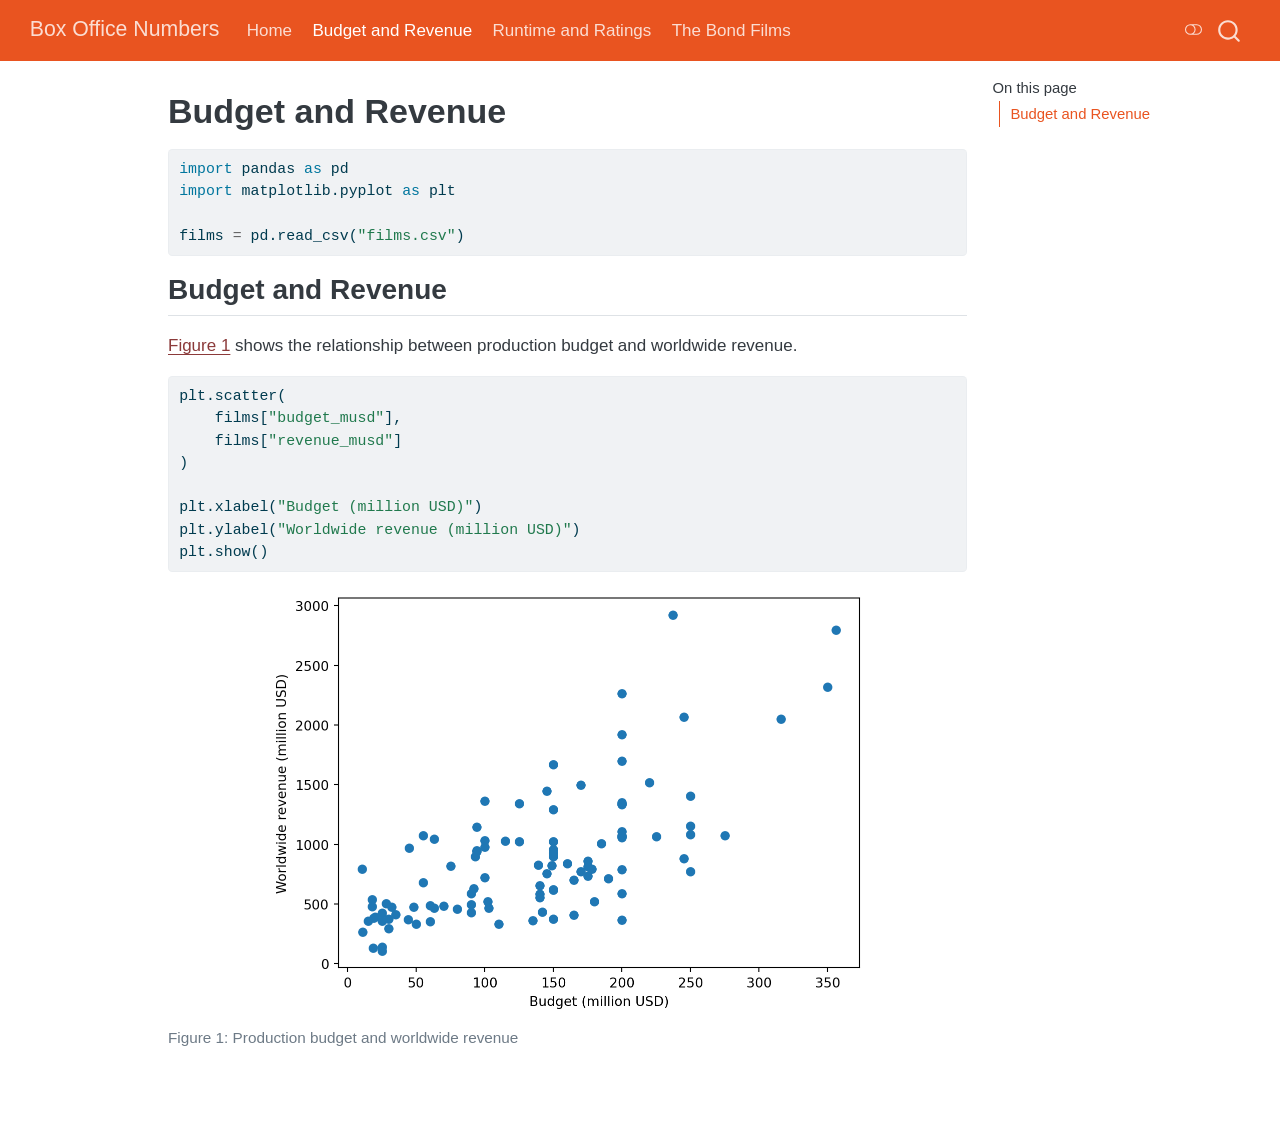
<file: budget-revenue.html>
<!DOCTYPE html>
<html xmlns="http://www.w3.org/1999/xhtml" lang="en" xml:lang="en"><head>

<meta charset="utf-8">
<meta name="generator" content="quarto-1.10.19">

<meta name="viewport" content="width=device-width, initial-scale=1.0, user-scalable=yes">


<title>Budget and Revenue – Box Office Numbers</title>
<style>
/* Default styles provided by pandoc.
** See https://pandoc.org/MANUAL.html#variables-for-html for config info.
*/
span.smallcaps{font-variant: small-caps;}
div.columns{display: flex; gap: 1.5em;}
div.column{flex: auto;}
@media screen {
div.columns{gap: min(4vw, 1.5em);}
div.column{overflow-x: auto;}
}
div.hanging-indent{margin-left: 1.5em; text-indent: -1.5em;}
ul.task-list{list-style: none;}
ul.task-list li input[type="checkbox"] {
  width: 0.8em;
  margin: 0 0.8em 0.2em -1em; /* quarto-specific, see https://github.com/quarto-dev/quarto-cli/issues/4556 */ 
  vertical-align: middle;
}
/* CSS for syntax highlighting */
html { -webkit-text-size-adjust: 100%; }
pre > code.sourceCode { white-space: pre; position: relative; }
pre > code.sourceCode > span { display: inline-block; line-height: 1.25; }
pre > code.sourceCode > span:empty { height: 1.2em; }
.sourceCode { overflow: visible; }
code.sourceCode > span { color: inherit; text-decoration: inherit; }
div.sourceCode { margin: 1em 0; }
pre.sourceCode { margin: 0; }
@media screen {
div.sourceCode { overflow: auto; }
}
@media print {
pre > code.sourceCode { white-space: pre-wrap; }
pre > code.sourceCode > span { text-indent: -5em; padding-left: 5em; }
}
pre.numberSource code
  { counter-reset: source-line 0; }
pre.numberSource code > span
  { position: relative; left: -4em; counter-increment: source-line; }
pre.numberSource code > span > a:first-child::before
  { content: counter(source-line);
    position: relative; left: -1em; text-align: right; vertical-align: baseline;
    border: none; display: inline-block;
    -webkit-touch-callout: none; -webkit-user-select: none;
    -khtml-user-select: none; -moz-user-select: none;
    -ms-user-select: none; user-select: none;
    padding: 0 4px; width: 4em;
  }
pre.numberSource { margin-left: 3em;  padding-left: 4px; }
div.sourceCode
  {   }
@media screen {
pre > code.sourceCode > span > a:first-child::before { text-decoration: underline; }
}
</style>


<script src="site_libs/quarto-nav/quarto-nav.js"></script>
<script src="site_libs/quarto-nav/headroom.min.js"></script>
<script src="site_libs/clipboard/clipboard.min.js"></script>
<script src="site_libs/quarto-search/autocomplete.umd.js"></script>
<script src="site_libs/quarto-search/fuse.min.js"></script>
<script src="site_libs/quarto-search/quarto-search.js"></script>
<meta name="quarto:offset" content="./">
<script src="site_libs/quarto-html/quarto.js" type="module"></script>
<script src="site_libs/quarto-html/tabsets/tabsets.js" type="module"></script>
<script src="site_libs/quarto-html/popper.min.js"></script>
<script src="site_libs/quarto-html/tippy.umd.min.js"></script>
<script src="site_libs/quarto-html/anchor.min.js"></script>
<link href="site_libs/quarto-html/tippy.css" rel="stylesheet">
<link href="site_libs/quarto-html/quarto-syntax-highlighting-bf27225e3a48a9273f3daa8f8e829971.css" rel="stylesheet" class="quarto-color-scheme" id="quarto-text-highlighting-styles">
<link href="site_libs/quarto-html/quarto-syntax-highlighting-dark-b626d73c4c936ccc3cb08be7d45d1df6.css" rel="stylesheet" class="quarto-color-scheme quarto-color-alternate" id="quarto-text-highlighting-styles">
<link href="site_libs/quarto-html/quarto-syntax-highlighting-bf27225e3a48a9273f3daa8f8e829971.css" rel="stylesheet" class="quarto-color-scheme-extra" id="quarto-text-highlighting-styles">
<script src="site_libs/bootstrap/bootstrap.min.js"></script>
<link href="site_libs/bootstrap/bootstrap-icons.css" rel="stylesheet">
<link href="site_libs/bootstrap/bootstrap-1955cd405ee487b3275a64057d9548aa.min.css" rel="stylesheet" append-hash="true" class="quarto-color-scheme" id="quarto-bootstrap" data-mode="light">
<link href="site_libs/bootstrap/bootstrap-dark-df07115ad9f15e2ef3479c789e6873c8.min.css" rel="stylesheet" append-hash="true" class="quarto-color-scheme quarto-color-alternate" id="quarto-bootstrap" data-mode="dark">
<link href="site_libs/bootstrap/bootstrap-1955cd405ee487b3275a64057d9548aa.min.css" rel="stylesheet" append-hash="true" class="quarto-color-scheme-extra" id="quarto-bootstrap" data-mode="light">
<script id="quarto-search-options" type="application/json">{
  "location": "navbar",
  "copy-button": false,
  "collapse-after": 3,
  "panel-placement": "end",
  "type": "overlay",
  "limit": 50,
  "keyboard-shortcut": [
    "f",
    "/",
    "s"
  ],
  "show-item-context": false,
  "language": {
    "search-no-results-text": "No results",
    "search-matching-documents-text": "matching documents",
    "search-copy-link-title": "Copy link to search",
    "search-hide-matches-text": "Hide additional matches",
    "search-more-match-text": "more match in this document",
    "search-more-matches-text": "more matches in this document",
    "search-clear-button-title": "Clear",
    "search-text-placeholder": "",
    "search-detached-cancel-button-title": "Cancel",
    "search-submit-button-title": "Submit",
    "search-label": "Search"
  }
}</script>


<link rel="stylesheet" href="styles.css">
</head>

<body class="nav-fixed quarto-light"><script id="quarto-html-before-body" type="application/javascript">
    const toggleBodyColorMode = (bsSheetEl) => {
      const mode = bsSheetEl.getAttribute("data-mode");
      const bodyEl = window.document.querySelector("body");
      if (mode === "dark") {
        bodyEl.classList.add("quarto-dark");
        bodyEl.classList.remove("quarto-light");
      } else {
        bodyEl.classList.add("quarto-light");
        bodyEl.classList.remove("quarto-dark");
      }
    }
    const toggleBodyColorPrimary = () => {
      const bsSheetEl = window.document.querySelector("link#quarto-bootstrap:not([rel=disabled-stylesheet])");
      if (bsSheetEl) {
        toggleBodyColorMode(bsSheetEl);
      }
    }
    const setColorSchemeToggle = (alternate) => {
      const toggles = window.document.querySelectorAll('.quarto-color-scheme-toggle');
      for (let i=0; i < toggles.length; i++) {
        const toggle = toggles[i];
        if (toggle) {
          if (alternate) {
            toggle.classList.add("alternate");
          } else {
            toggle.classList.remove("alternate");
          }
        }
      }
    };
    const toggleColorMode = (alternate) => {
      // Switch the stylesheets
      const primaryStylesheets = window.document.querySelectorAll('link.quarto-color-scheme:not(.quarto-color-alternate)');
      const alternateStylesheets = window.document.querySelectorAll('link.quarto-color-scheme.quarto-color-alternate');
      manageTransitions('#quarto-margin-sidebar .nav-link', false);
      if (alternate) {
        // note: dark is layered on light, we don't disable primary!
        enableStylesheet(alternateStylesheets);
        for (const sheetNode of alternateStylesheets) {
          if (sheetNode.id === "quarto-bootstrap") {
            toggleBodyColorMode(sheetNode);
          }
        }
      } else {
        disableStylesheet(alternateStylesheets);
        enableStylesheet(primaryStylesheets)
        toggleBodyColorPrimary();
      }
      manageTransitions('#quarto-margin-sidebar .nav-link', true);
      // Switch the toggles
      setColorSchemeToggle(alternate)
      // Hack to workaround the fact that safari doesn't
      // properly recolor the scrollbar when toggling (#1455)
      if (navigator.userAgent.indexOf('Safari') > 0 && navigator.userAgent.indexOf('Chrome') == -1) {
        manageTransitions("body", false);
        window.scrollTo(0, 1);
        setTimeout(() => {
          window.scrollTo(0, 0);
          manageTransitions("body", true);
        }, 40);
      }
    }
    const disableStylesheet = (stylesheets) => {
      for (let i=0; i < stylesheets.length; i++) {
        const stylesheet = stylesheets[i];
        stylesheet.rel = 'disabled-stylesheet';
      }
    }
    const enableStylesheet = (stylesheets) => {
      for (let i=0; i < stylesheets.length; i++) {
        const stylesheet = stylesheets[i];
        if(stylesheet.rel !== 'stylesheet') { // for Chrome, which will still FOUC without this check
          stylesheet.rel = 'stylesheet';
        }
      }
    }
    const manageTransitions = (selector, allowTransitions) => {
      const els = window.document.querySelectorAll(selector);
      for (let i=0; i < els.length; i++) {
        const el = els[i];
        if (allowTransitions) {
          el.classList.remove('notransition');
        } else {
          el.classList.add('notransition');
        }
      }
    }
    const isFileUrl = () => {
      return window.location.protocol === 'file:';
    }
    const hasAlternateSentinel = () => {
      let styleSentinel = getColorSchemeSentinel();
      if (styleSentinel !== null) {
        return styleSentinel === "alternate";
      } else {
        return false;
      }
    }
    const setStyleSentinel = (alternate) => {
      const value = alternate ? "alternate" : "default";
      if (!isFileUrl()) {
        window.localStorage.setItem("quarto-color-scheme", value);
      } else {
        localAlternateSentinel = value;
      }
    }
    const getColorSchemeSentinel = () => {
      if (!isFileUrl()) {
        const storageValue = window.localStorage.getItem("quarto-color-scheme");
        return storageValue != null ? storageValue : localAlternateSentinel;
      } else {
        return localAlternateSentinel;
      }
    }
    const toggleGiscusIfUsed = (isAlternate, darkModeDefault) => {
      const baseTheme = document.querySelector('#giscus-base-theme')?.value ?? 'light';
      const alternateTheme = document.querySelector('#giscus-alt-theme')?.value ?? 'dark';
      let newTheme = '';
      if(authorPrefersDark) {
        newTheme = isAlternate ? baseTheme : alternateTheme;
      } else {
        newTheme = isAlternate ? alternateTheme : baseTheme;
      }
      const changeGiscusTheme = () => {
        // From: https://github.com/giscus/giscus/issues/336
        const sendMessage = (message) => {
          const iframe = document.querySelector('iframe.giscus-frame');
          if (!iframe) return;
          iframe.contentWindow.postMessage({ giscus: message }, 'https://giscus.app');
        }
        sendMessage({
          setConfig: {
            theme: newTheme
          }
        });
      }
      const isGiscussLoaded = window.document.querySelector('iframe.giscus-frame') !== null;
      if (isGiscussLoaded) {
        changeGiscusTheme();
      }
    };
    const authorPrefersDark = false;
    const darkModeDefault = authorPrefersDark;
      document.querySelector('link#quarto-text-highlighting-styles.quarto-color-scheme-extra').rel = 'disabled-stylesheet';
      document.querySelector('link#quarto-bootstrap.quarto-color-scheme-extra').rel = 'disabled-stylesheet';
    let localAlternateSentinel = darkModeDefault ? 'alternate' : 'default';
    // Dark / light mode switch
    window.quartoToggleColorScheme = () => {
      // Read the current dark / light value
      let toAlternate = !hasAlternateSentinel();
      toggleColorMode(toAlternate);
      setStyleSentinel(toAlternate);
      toggleGiscusIfUsed(toAlternate, darkModeDefault);
      window.dispatchEvent(new Event('resize'));
    };
    // Switch to dark mode if need be
    if (hasAlternateSentinel()) {
      toggleColorMode(true);
    } else {
      toggleColorMode(false);
    }
  </script>

<div id="quarto-search-results"></div>
  <header id="quarto-header" class="headroom fixed-top">
    <nav class="navbar navbar-expand-lg " data-bs-theme="dark">
      <div class="navbar-container container-fluid">
      <div class="navbar-brand-container mx-auto">
    <a class="navbar-brand" href="./index.html">
    <span class="navbar-title">Box Office Numbers</span>
    </a>
  </div>
            <div id="quarto-search" class="" title="Search"></div>
          <button class="navbar-toggler" type="button" data-bs-toggle="collapse" data-bs-target="#navbarCollapse" aria-controls="navbarCollapse" role="menu" aria-expanded="false" aria-label="Toggle navigation" onclick="if (window.quartoToggleHeadroom) { window.quartoToggleHeadroom(); }">
  <span class="navbar-toggler-icon"></span>
</button>
          <div class="collapse navbar-collapse" id="navbarCollapse">
            <ul class="navbar-nav navbar-nav-scroll me-auto">
  <li class="nav-item">
    <a class="nav-link" href="./index.html"> 
<span class="menu-text">Home</span></a>
  </li>  
  <li class="nav-item">
    <a class="nav-link active" href="./budget-revenue.html" aria-current="page"> 
<span class="menu-text">Budget and Revenue</span></a>
  </li>  
  <li class="nav-item">
    <a class="nav-link" href="./runtime-rating.html"> 
<span class="menu-text">Runtime and Ratings</span></a>
  </li>  
  <li class="nav-item">
    <a class="nav-link" href="./bond.html"> 
<span class="menu-text">The Bond Films</span></a>
  </li>  
</ul>
          </div> <!-- /navcollapse -->
            <div class="quarto-navbar-tools">
  <a href="" class="quarto-color-scheme-toggle quarto-navigation-tool  px-1" onclick="window.quartoToggleColorScheme(); return false;" title="Toggle dark mode"><i class="bi"></i></a>
</div>
      </div> <!-- /container-fluid -->
    </nav>
</header>
<!-- content -->
<div id="quarto-content" class="quarto-container page-columns page-rows-contents page-layout-article page-navbar">
<!-- sidebar -->
<!-- margin-sidebar -->
    <div id="quarto-margin-sidebar" class="sidebar margin-sidebar">
        <nav id="TOC" role="doc-toc" class="toc-active">
    <h2 id="toc-title">On this page</h2>
   
  <ul>
  <li><a href="#budget-and-revenue" id="toc-budget-and-revenue" class="nav-link active" data-scroll-target="#budget-and-revenue">Budget and Revenue</a></li>
  </ul>
</nav>
    </div>
<!-- main -->
<main class="content" id="quarto-document-content">


<header id="title-block-header" class="quarto-title-block default">
<div class="quarto-title">
<h1 class="title">Budget and Revenue</h1>
</div>



<div class="quarto-title-meta">

    
  
    
  </div>
  


</header>


<div id="3c7b6bdc" class="cell" data-execution_count="1">
<div class="code-copy-outer-scaffold"><div class="sourceCode cell-code" id="cb1"><pre class="sourceCode python code-with-copy"><code class="sourceCode python"><span id="cb1-1"><a href="#cb1-1" aria-hidden="true" tabindex="-1"></a><span class="im">import</span> pandas <span class="im">as</span> pd</span>
<span id="cb1-2"><a href="#cb1-2" aria-hidden="true" tabindex="-1"></a><span class="im">import</span> matplotlib.pyplot <span class="im">as</span> plt</span>
<span id="cb1-3"><a href="#cb1-3" aria-hidden="true" tabindex="-1"></a></span>
<span id="cb1-4"><a href="#cb1-4" aria-hidden="true" tabindex="-1"></a>films <span class="op">=</span> pd.read_csv(<span class="st">"films.csv"</span>)</span></code></pre></div><button title="Copy to Clipboard" class="code-copy-button"><i class="bi"></i></button></div>
</div>
<section id="budget-and-revenue" class="level2">
<h2 class="anchored" data-anchor-id="budget-and-revenue">Budget and Revenue</h2>
<p><a href="#fig-budget-revenue" class="quarto-xref">Figure&nbsp;1</a> shows the relationship between production budget and worldwide revenue.</p>
<div id="cell-fig-budget-revenue" class="cell" data-execution_count="2">
<div class="code-copy-outer-scaffold"><div class="sourceCode cell-code" id="cb2"><pre class="sourceCode python code-with-copy"><code class="sourceCode python"><span id="cb2-1"><a href="#cb2-1" aria-hidden="true" tabindex="-1"></a>plt.scatter(</span>
<span id="cb2-2"><a href="#cb2-2" aria-hidden="true" tabindex="-1"></a>    films[<span class="st">"budget_musd"</span>],</span>
<span id="cb2-3"><a href="#cb2-3" aria-hidden="true" tabindex="-1"></a>    films[<span class="st">"revenue_musd"</span>]</span>
<span id="cb2-4"><a href="#cb2-4" aria-hidden="true" tabindex="-1"></a>)</span>
<span id="cb2-5"><a href="#cb2-5" aria-hidden="true" tabindex="-1"></a></span>
<span id="cb2-6"><a href="#cb2-6" aria-hidden="true" tabindex="-1"></a>plt.xlabel(<span class="st">"Budget (million USD)"</span>)</span>
<span id="cb2-7"><a href="#cb2-7" aria-hidden="true" tabindex="-1"></a>plt.ylabel(<span class="st">"Worldwide revenue (million USD)"</span>)</span>
<span id="cb2-8"><a href="#cb2-8" aria-hidden="true" tabindex="-1"></a>plt.show()</span></code></pre></div><button title="Copy to Clipboard" class="code-copy-button"><i class="bi"></i></button></div>
<div class="cell-output cell-output-display">
<div id="fig-budget-revenue" class="quarto-float quarto-figure quarto-figure-center anchored">
<figure class="quarto-float quarto-float-fig figure">
<div aria-describedby="fig-budget-revenue-caption-0ceaefa1-69ba-4598-a22c-09a6ac19f8ca">
<img src="budget-revenue_files/figure-html/fig-budget-revenue-output-1.png" width="602" height="429" class="figure-img">
</div>
<figcaption class="quarto-float-caption-bottom quarto-float-caption quarto-float-fig" id="fig-budget-revenue-caption-0ceaefa1-69ba-4598-a22c-09a6ac19f8ca">
Figure&nbsp;1: Production budget and worldwide revenue
</figcaption>
</figure>
</div>
</div>
</div>


</section>

</main> <!-- /main -->
<script id="quarto-html-after-body" type="application/javascript">
  window.document.addEventListener("DOMContentLoaded", function (event) {
    // Ensure there is a toggle, if there isn't float one in the top right
    if (window.document.querySelector('.quarto-color-scheme-toggle') === null) {
      const a = window.document.createElement('a');
      a.classList.add('top-right');
      a.classList.add('quarto-color-scheme-toggle');
      a.href = "";
      a.onclick = function() { try { window.quartoToggleColorScheme(); } catch {} return false; };
      const i = window.document.createElement("i");
      i.classList.add('bi');
      a.appendChild(i);
      window.document.body.appendChild(a);
    }
    setColorSchemeToggle(hasAlternateSentinel())
    const icon = "";
    const anchorJS = new window.AnchorJS();
    anchorJS.options = {
      placement: 'right',
      icon: icon
    };
    anchorJS.add('.anchored');
    const isCodeAnnotation = (el) => {
      for (const clz of el.classList) {
        if (clz.startsWith('code-annotation-')) {                     
          return true;
        }
      }
      return false;
    }
    const onCopySuccess = function(e) {
      // button target
      const button = e.trigger;
      // don't keep focus
      button.blur();
      // flash "checked"
      button.classList.add('code-copy-button-checked');
      var currentTitle = button.getAttribute("title");
      button.setAttribute("title", "Copied!");
      let tooltip;
      if (window.bootstrap) {
        button.setAttribute("data-bs-toggle", "tooltip");
        button.setAttribute("data-bs-placement", "left");
        button.setAttribute("data-bs-title", "Copied!");
        tooltip = new bootstrap.Tooltip(button, 
          { trigger: "manual", 
            customClass: "code-copy-button-tooltip",
            offset: [0, -8]});
        tooltip.show();    
      }
      setTimeout(function() {
        if (tooltip) {
          tooltip.hide();
          button.removeAttribute("data-bs-title");
          button.removeAttribute("data-bs-toggle");
          button.removeAttribute("data-bs-placement");
        }
        button.setAttribute("title", currentTitle);
        button.classList.remove('code-copy-button-checked');
      }, 1000);
      // clear code selection
      e.clearSelection();
    }
    const getTextToCopy = function(trigger) {
      const outerScaffold = trigger.parentElement.cloneNode(true);
      const codeEl = outerScaffold.querySelector('code');
      for (const childEl of codeEl.children) {
        if (isCodeAnnotation(childEl)) {
          childEl.remove();
        }
      }
      return codeEl.innerText;
    }
    const clipboard = new window.ClipboardJS('.code-copy-button:not([data-in-quarto-modal])', {
      text: getTextToCopy
    });
    clipboard.on('success', onCopySuccess);
    if (window.document.getElementById('quarto-embedded-source-code-modal')) {
      const clipboardModal = new window.ClipboardJS('.code-copy-button[data-in-quarto-modal]', {
        text: getTextToCopy,
        container: window.document.getElementById('quarto-embedded-source-code-modal')
      });
      clipboardModal.on('success', onCopySuccess);
    }
      var localhostRegex = new RegExp(/^(?:http|https):\/\/localhost\:?[0-9]*\//);
      var mailtoRegex = new RegExp(/^mailto:/);
        var filterRegex = new RegExp("https:\/\/alyssa-chai\.github\.io\/datasci350-quiz02\/");
      var isInternal = (href) => {
          return filterRegex.test(href) || localhostRegex.test(href) || mailtoRegex.test(href);
      }
      // Inspect non-navigation links and adorn them if external
     var links = window.document.querySelectorAll('a[href]:not(.nav-link):not(.navbar-brand):not(.toc-action):not(.sidebar-link):not(.sidebar-item-toggle):not(.pagination-link):not(.no-external):not([aria-hidden]):not(.dropdown-item):not(.quarto-navigation-tool):not(.about-link)');
      for (var i=0; i<links.length; i++) {
        const link = links[i];
        if (!isInternal(link.href)) {
          // undo the damage that might have been done by quarto-nav.js in the case of
          // links that we want to consider external
          if (link.dataset.originalHref !== undefined) {
            link.href = link.dataset.originalHref;
          }
        }
      }
    function tippyHover(el, contentFn, onTriggerFn, onUntriggerFn) {
      const config = {
        allowHTML: true,
        maxWidth: 500,
        delay: 100,
        arrow: false,
        appendTo: function(el) {
            return el.parentElement;
        },
        interactive: true,
        interactiveBorder: 10,
        theme: 'quarto',
        placement: 'bottom-start',
      };
      if (contentFn) {
        config.content = contentFn;
      }
      if (onTriggerFn) {
        config.onTrigger = onTriggerFn;
      }
      if (onUntriggerFn) {
        config.onUntrigger = onUntriggerFn;
      }
      window.tippy(el, config); 
    }
    const noterefs = window.document.querySelectorAll('a[role="doc-noteref"]');
    for (var i=0; i<noterefs.length; i++) {
      const ref = noterefs[i];
      tippyHover(ref, function() {
        // use id or data attribute instead here
        let href = ref.getAttribute('data-footnote-href') || ref.getAttribute('href');
        try { href = new URL(href).hash; } catch {}
        const id = href.replace(/^#\/?/, "");
        const note = window.document.getElementById(id);
        if (note) {
          return note.innerHTML;
        } else {
          return "";
        }
      });
    }
    const xrefs = window.document.querySelectorAll('a.quarto-xref');
    const processXRef = (id, note) => {
      // Strip column container classes
      const stripColumnClz = (el) => {
        el.classList.remove("page-full", "page-columns");
        if (el.children) {
          for (const child of el.children) {
            stripColumnClz(child);
          }
        }
      }
      stripColumnClz(note)
      if (id === null || id.startsWith('sec-')) {
        // Special case sections, only their first couple elements
        const container = document.createElement("div");
        if (note.children && note.children.length > 2) {
          container.appendChild(note.children[0].cloneNode(true));
          for (let i = 1; i < note.children.length; i++) {
            const child = note.children[i];
            if (child.tagName === "P" && child.innerText === "") {
              continue;
            } else {
              container.appendChild(child.cloneNode(true));
              break;
            }
          }
          if (window.Quarto?.typesetMath) {
            window.Quarto.typesetMath(container);
          }
          return container.innerHTML
        } else {
          if (window.Quarto?.typesetMath) {
            window.Quarto.typesetMath(note);
          }
          return note.innerHTML;
        }
      } else {
        // Remove any anchor links if they are present
        const anchorLink = note.querySelector('a.anchorjs-link');
        if (anchorLink) {
          anchorLink.remove();
        }
        if (window.Quarto?.typesetMath) {
          window.Quarto.typesetMath(note);
        }
        if (note.classList.contains("callout")) {
          return note.outerHTML;
        } else {
          return note.innerHTML;
        }
      }
    }
    for (var i=0; i<xrefs.length; i++) {
      const xref = xrefs[i];
      tippyHover(xref, undefined, function(instance) {
        instance.disable();
        let url = xref.getAttribute('href');
        let hash = undefined; 
        if (url.startsWith('#')) {
          hash = url;
        } else {
          try { hash = new URL(url).hash; } catch {}
        }
        if (hash) {
          const id = hash.replace(/^#\/?/, "");
          const note = window.document.getElementById(id);
          if (note !== null) {
            try {
              const html = processXRef(id, note.cloneNode(true));
              instance.setContent(html);
            } finally {
              instance.enable();
              instance.show();
            }
          } else {
            // See if we can fetch this
            fetch(url.split('#')[0])
            .then(res => res.text())
            .then(html => {
              const parser = new DOMParser();
              const htmlDoc = parser.parseFromString(html, "text/html");
              const note = htmlDoc.getElementById(id);
              if (note !== null) {
                const html = processXRef(id, note);
                instance.setContent(html);
              } 
            }).finally(() => {
              instance.enable();
              instance.show();
            });
          }
        } else {
          // See if we can fetch a full url (with no hash to target)
          // This is a special case and we should probably do some content thinning / targeting
          fetch(url)
          .then(res => res.text())
          .then(html => {
            const parser = new DOMParser();
            const htmlDoc = parser.parseFromString(html, "text/html");
            const note = htmlDoc.querySelector('main.content');
            if (note !== null) {
              // This should only happen for chapter cross references
              // (since there is no id in the URL)
              // remove the first header
              if (note.children.length > 0 && note.children[0].tagName === "HEADER") {
                note.children[0].remove();
              }
              const html = processXRef(null, note);
              instance.setContent(html);
            } 
          }).finally(() => {
            instance.enable();
            instance.show();
          });
        }
      }, function(instance) {
      });
    }
        let selectedAnnoteEl;
        const selectorForAnnotation = ( cell, annotation) => {
          let cellAttr = 'data-code-cell="' + cell + '"';
          let lineAttr = 'data-code-annotation="' +  annotation + '"';
          const selector = 'span[' + cellAttr + '][' + lineAttr + ']';
          return selector;
        }
        const selectCodeLines = (annoteEl) => {
          const doc = window.document;
          const targetCell = annoteEl.getAttribute("data-target-cell");
          const targetAnnotation = annoteEl.getAttribute("data-target-annotation");
          const annoteSpan = window.document.querySelector(selectorForAnnotation(targetCell, targetAnnotation));
          const lines = annoteSpan.getAttribute("data-code-lines").split(",");
          const lineIds = lines.map((line) => {
            return targetCell + "-" + line;
          })
          let top = null;
          let height = null;
          let parent = null;
          if (lineIds.length > 0) {
              //compute the position of the single el (top and bottom and make a div)
              const el = window.document.getElementById(lineIds[0]);
              top = el.offsetTop;
              height = el.offsetHeight;
              parent = el.parentElement.parentElement;
            if (lineIds.length > 1) {
              const lastEl = window.document.getElementById(lineIds[lineIds.length - 1]);
              const bottom = lastEl.offsetTop + lastEl.offsetHeight;
              height = bottom - top;
            }
            if (top !== null && height !== null && parent !== null) {
              // cook up a div (if necessary) and position it 
              let div = window.document.getElementById("code-annotation-line-highlight");
              if (div === null) {
                div = window.document.createElement("div");
                div.setAttribute("id", "code-annotation-line-highlight");
                div.style.position = 'absolute';
                parent.appendChild(div);
              }
              div.style.top = top - 2 + "px";
              div.style.height = height + 4 + "px";
              div.style.left = 0;
              let gutterDiv = window.document.getElementById("code-annotation-line-highlight-gutter");
              if (gutterDiv === null) {
                gutterDiv = window.document.createElement("div");
                gutterDiv.setAttribute("id", "code-annotation-line-highlight-gutter");
                gutterDiv.style.position = 'absolute';
                const codeCell = window.document.getElementById(targetCell);
                const gutter = codeCell.querySelector('.code-annotation-gutter');
                gutter.appendChild(gutterDiv);
              }
              gutterDiv.style.top = top - 2 + "px";
              gutterDiv.style.height = height + 4 + "px";
            }
            selectedAnnoteEl = annoteEl;
          }
        };
        const unselectCodeLines = () => {
          const elementsIds = ["code-annotation-line-highlight", "code-annotation-line-highlight-gutter"];
          elementsIds.forEach((elId) => {
            const div = window.document.getElementById(elId);
            if (div) {
              div.remove();
            }
          });
          selectedAnnoteEl = undefined;
        };
          // Handle positioning of the toggle
      window.addEventListener(
        "resize",
        throttle(() => {
          elRect = undefined;
          if (selectedAnnoteEl) {
            selectCodeLines(selectedAnnoteEl);
          }
        }, 10)
      );
      function throttle(fn, ms) {
      let throttle = false;
      let timer;
        return (...args) => {
          if(!throttle) { // first call gets through
              fn.apply(this, args);
              throttle = true;
          } else { // all the others get throttled
              if(timer) clearTimeout(timer); // cancel #2
              timer = setTimeout(() => {
                fn.apply(this, args);
                timer = throttle = false;
              }, ms);
          }
        };
      }
        // Attach click handler to the DT
        const annoteDls = window.document.querySelectorAll('dt[data-target-cell]');
        for (const annoteDlNode of annoteDls) {
          annoteDlNode.addEventListener('click', (event) => {
            const clickedEl = event.target;
            if (clickedEl !== selectedAnnoteEl) {
              unselectCodeLines();
              const activeEl = window.document.querySelector('dt[data-target-cell].code-annotation-active');
              if (activeEl) {
                activeEl.classList.remove('code-annotation-active');
              }
              selectCodeLines(clickedEl);
              clickedEl.classList.add('code-annotation-active');
            } else {
              // Unselect the line
              unselectCodeLines();
              clickedEl.classList.remove('code-annotation-active');
            }
          });
        }
    const findCites = (el) => {
      const parentEl = el.parentElement;
      if (parentEl) {
        const cites = parentEl.dataset.cites;
        if (cites) {
          return {
            el,
            cites: cites.split(' ')
          };
        } else {
          return findCites(el.parentElement)
        }
      } else {
        return undefined;
      }
    };
    var bibliorefs = window.document.querySelectorAll('a[role="doc-biblioref"]');
    for (var i=0; i<bibliorefs.length; i++) {
      const ref = bibliorefs[i];
      const citeInfo = findCites(ref);
      if (citeInfo) {
        tippyHover(citeInfo.el, function() {
          var popup = window.document.createElement('div');
          citeInfo.cites.forEach(function(cite) {
            var citeDiv = window.document.createElement('div');
            citeDiv.classList.add('hanging-indent');
            citeDiv.classList.add('csl-entry');
            var biblioDiv = window.document.getElementById('ref-' + cite);
            if (biblioDiv) {
              citeDiv.innerHTML = biblioDiv.innerHTML;
            }
            popup.appendChild(citeDiv);
          });
          return popup.innerHTML;
        });
      }
    }
  });
  </script>
</div> <!-- /content -->




</body></html>
</file>
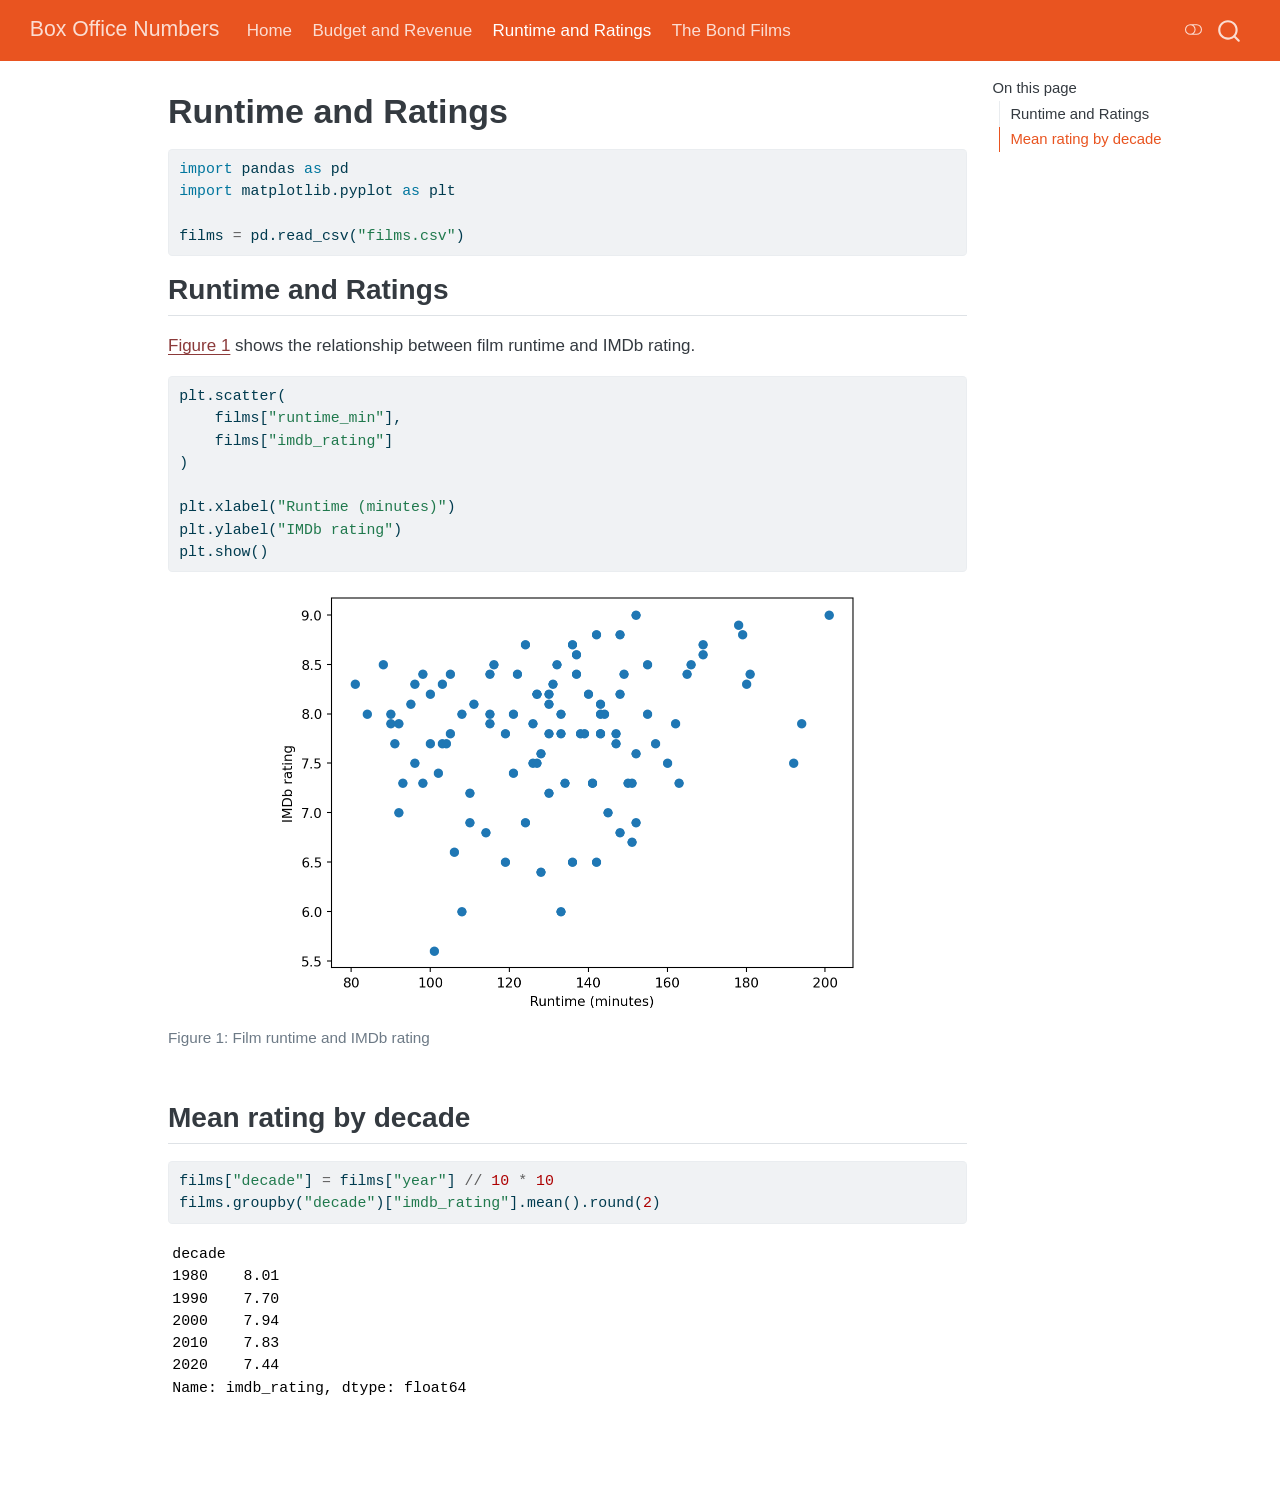
<file: runtime-rating.html>
<!DOCTYPE html>
<html xmlns="http://www.w3.org/1999/xhtml" lang="en" xml:lang="en"><head>

<meta charset="utf-8">
<meta name="generator" content="quarto-1.10.19">

<meta name="viewport" content="width=device-width, initial-scale=1.0, user-scalable=yes">


<title>Runtime and Ratings – Box Office Numbers</title>
<style>
/* Default styles provided by pandoc.
** See https://pandoc.org/MANUAL.html#variables-for-html for config info.
*/
span.smallcaps{font-variant: small-caps;}
div.columns{display: flex; gap: 1.5em;}
div.column{flex: auto;}
@media screen {
div.columns{gap: min(4vw, 1.5em);}
div.column{overflow-x: auto;}
}
div.hanging-indent{margin-left: 1.5em; text-indent: -1.5em;}
ul.task-list{list-style: none;}
ul.task-list li input[type="checkbox"] {
  width: 0.8em;
  margin: 0 0.8em 0.2em -1em; /* quarto-specific, see https://github.com/quarto-dev/quarto-cli/issues/4556 */ 
  vertical-align: middle;
}
/* CSS for syntax highlighting */
html { -webkit-text-size-adjust: 100%; }
pre > code.sourceCode { white-space: pre; position: relative; }
pre > code.sourceCode > span { display: inline-block; line-height: 1.25; }
pre > code.sourceCode > span:empty { height: 1.2em; }
.sourceCode { overflow: visible; }
code.sourceCode > span { color: inherit; text-decoration: inherit; }
div.sourceCode { margin: 1em 0; }
pre.sourceCode { margin: 0; }
@media screen {
div.sourceCode { overflow: auto; }
}
@media print {
pre > code.sourceCode { white-space: pre-wrap; }
pre > code.sourceCode > span { text-indent: -5em; padding-left: 5em; }
}
pre.numberSource code
  { counter-reset: source-line 0; }
pre.numberSource code > span
  { position: relative; left: -4em; counter-increment: source-line; }
pre.numberSource code > span > a:first-child::before
  { content: counter(source-line);
    position: relative; left: -1em; text-align: right; vertical-align: baseline;
    border: none; display: inline-block;
    -webkit-touch-callout: none; -webkit-user-select: none;
    -khtml-user-select: none; -moz-user-select: none;
    -ms-user-select: none; user-select: none;
    padding: 0 4px; width: 4em;
  }
pre.numberSource { margin-left: 3em;  padding-left: 4px; }
div.sourceCode
  {   }
@media screen {
pre > code.sourceCode > span > a:first-child::before { text-decoration: underline; }
}
</style>


<script src="site_libs/quarto-nav/quarto-nav.js"></script>
<script src="site_libs/quarto-nav/headroom.min.js"></script>
<script src="site_libs/clipboard/clipboard.min.js"></script>
<script src="site_libs/quarto-search/autocomplete.umd.js"></script>
<script src="site_libs/quarto-search/fuse.min.js"></script>
<script src="site_libs/quarto-search/quarto-search.js"></script>
<meta name="quarto:offset" content="./">
<script src="site_libs/quarto-html/quarto.js" type="module"></script>
<script src="site_libs/quarto-html/tabsets/tabsets.js" type="module"></script>
<script src="site_libs/quarto-html/popper.min.js"></script>
<script src="site_libs/quarto-html/tippy.umd.min.js"></script>
<script src="site_libs/quarto-html/anchor.min.js"></script>
<link href="site_libs/quarto-html/tippy.css" rel="stylesheet">
<link href="site_libs/quarto-html/quarto-syntax-highlighting-bf27225e3a48a9273f3daa8f8e829971.css" rel="stylesheet" class="quarto-color-scheme" id="quarto-text-highlighting-styles">
<link href="site_libs/quarto-html/quarto-syntax-highlighting-dark-b626d73c4c936ccc3cb08be7d45d1df6.css" rel="stylesheet" class="quarto-color-scheme quarto-color-alternate" id="quarto-text-highlighting-styles">
<link href="site_libs/quarto-html/quarto-syntax-highlighting-bf27225e3a48a9273f3daa8f8e829971.css" rel="stylesheet" class="quarto-color-scheme-extra" id="quarto-text-highlighting-styles">
<script src="site_libs/bootstrap/bootstrap.min.js"></script>
<link href="site_libs/bootstrap/bootstrap-icons.css" rel="stylesheet">
<link href="site_libs/bootstrap/bootstrap-1955cd405ee487b3275a64057d9548aa.min.css" rel="stylesheet" append-hash="true" class="quarto-color-scheme" id="quarto-bootstrap" data-mode="light">
<link href="site_libs/bootstrap/bootstrap-dark-df07115ad9f15e2ef3479c789e6873c8.min.css" rel="stylesheet" append-hash="true" class="quarto-color-scheme quarto-color-alternate" id="quarto-bootstrap" data-mode="dark">
<link href="site_libs/bootstrap/bootstrap-1955cd405ee487b3275a64057d9548aa.min.css" rel="stylesheet" append-hash="true" class="quarto-color-scheme-extra" id="quarto-bootstrap" data-mode="light">
<script id="quarto-search-options" type="application/json">{
  "location": "navbar",
  "copy-button": false,
  "collapse-after": 3,
  "panel-placement": "end",
  "type": "overlay",
  "limit": 50,
  "keyboard-shortcut": [
    "f",
    "/",
    "s"
  ],
  "show-item-context": false,
  "language": {
    "search-no-results-text": "No results",
    "search-matching-documents-text": "matching documents",
    "search-copy-link-title": "Copy link to search",
    "search-hide-matches-text": "Hide additional matches",
    "search-more-match-text": "more match in this document",
    "search-more-matches-text": "more matches in this document",
    "search-clear-button-title": "Clear",
    "search-text-placeholder": "",
    "search-detached-cancel-button-title": "Cancel",
    "search-submit-button-title": "Submit",
    "search-label": "Search"
  }
}</script>


<link rel="stylesheet" href="styles.css">
</head>

<body class="nav-fixed quarto-light"><script id="quarto-html-before-body" type="application/javascript">
    const toggleBodyColorMode = (bsSheetEl) => {
      const mode = bsSheetEl.getAttribute("data-mode");
      const bodyEl = window.document.querySelector("body");
      if (mode === "dark") {
        bodyEl.classList.add("quarto-dark");
        bodyEl.classList.remove("quarto-light");
      } else {
        bodyEl.classList.add("quarto-light");
        bodyEl.classList.remove("quarto-dark");
      }
    }
    const toggleBodyColorPrimary = () => {
      const bsSheetEl = window.document.querySelector("link#quarto-bootstrap:not([rel=disabled-stylesheet])");
      if (bsSheetEl) {
        toggleBodyColorMode(bsSheetEl);
      }
    }
    const setColorSchemeToggle = (alternate) => {
      const toggles = window.document.querySelectorAll('.quarto-color-scheme-toggle');
      for (let i=0; i < toggles.length; i++) {
        const toggle = toggles[i];
        if (toggle) {
          if (alternate) {
            toggle.classList.add("alternate");
          } else {
            toggle.classList.remove("alternate");
          }
        }
      }
    };
    const toggleColorMode = (alternate) => {
      // Switch the stylesheets
      const primaryStylesheets = window.document.querySelectorAll('link.quarto-color-scheme:not(.quarto-color-alternate)');
      const alternateStylesheets = window.document.querySelectorAll('link.quarto-color-scheme.quarto-color-alternate');
      manageTransitions('#quarto-margin-sidebar .nav-link', false);
      if (alternate) {
        // note: dark is layered on light, we don't disable primary!
        enableStylesheet(alternateStylesheets);
        for (const sheetNode of alternateStylesheets) {
          if (sheetNode.id === "quarto-bootstrap") {
            toggleBodyColorMode(sheetNode);
          }
        }
      } else {
        disableStylesheet(alternateStylesheets);
        enableStylesheet(primaryStylesheets)
        toggleBodyColorPrimary();
      }
      manageTransitions('#quarto-margin-sidebar .nav-link', true);
      // Switch the toggles
      setColorSchemeToggle(alternate)
      // Hack to workaround the fact that safari doesn't
      // properly recolor the scrollbar when toggling (#1455)
      if (navigator.userAgent.indexOf('Safari') > 0 && navigator.userAgent.indexOf('Chrome') == -1) {
        manageTransitions("body", false);
        window.scrollTo(0, 1);
        setTimeout(() => {
          window.scrollTo(0, 0);
          manageTransitions("body", true);
        }, 40);
      }
    }
    const disableStylesheet = (stylesheets) => {
      for (let i=0; i < stylesheets.length; i++) {
        const stylesheet = stylesheets[i];
        stylesheet.rel = 'disabled-stylesheet';
      }
    }
    const enableStylesheet = (stylesheets) => {
      for (let i=0; i < stylesheets.length; i++) {
        const stylesheet = stylesheets[i];
        if(stylesheet.rel !== 'stylesheet') { // for Chrome, which will still FOUC without this check
          stylesheet.rel = 'stylesheet';
        }
      }
    }
    const manageTransitions = (selector, allowTransitions) => {
      const els = window.document.querySelectorAll(selector);
      for (let i=0; i < els.length; i++) {
        const el = els[i];
        if (allowTransitions) {
          el.classList.remove('notransition');
        } else {
          el.classList.add('notransition');
        }
      }
    }
    const isFileUrl = () => {
      return window.location.protocol === 'file:';
    }
    const hasAlternateSentinel = () => {
      let styleSentinel = getColorSchemeSentinel();
      if (styleSentinel !== null) {
        return styleSentinel === "alternate";
      } else {
        return false;
      }
    }
    const setStyleSentinel = (alternate) => {
      const value = alternate ? "alternate" : "default";
      if (!isFileUrl()) {
        window.localStorage.setItem("quarto-color-scheme", value);
      } else {
        localAlternateSentinel = value;
      }
    }
    const getColorSchemeSentinel = () => {
      if (!isFileUrl()) {
        const storageValue = window.localStorage.getItem("quarto-color-scheme");
        return storageValue != null ? storageValue : localAlternateSentinel;
      } else {
        return localAlternateSentinel;
      }
    }
    const toggleGiscusIfUsed = (isAlternate, darkModeDefault) => {
      const baseTheme = document.querySelector('#giscus-base-theme')?.value ?? 'light';
      const alternateTheme = document.querySelector('#giscus-alt-theme')?.value ?? 'dark';
      let newTheme = '';
      if(authorPrefersDark) {
        newTheme = isAlternate ? baseTheme : alternateTheme;
      } else {
        newTheme = isAlternate ? alternateTheme : baseTheme;
      }
      const changeGiscusTheme = () => {
        // From: https://github.com/giscus/giscus/issues/336
        const sendMessage = (message) => {
          const iframe = document.querySelector('iframe.giscus-frame');
          if (!iframe) return;
          iframe.contentWindow.postMessage({ giscus: message }, 'https://giscus.app');
        }
        sendMessage({
          setConfig: {
            theme: newTheme
          }
        });
      }
      const isGiscussLoaded = window.document.querySelector('iframe.giscus-frame') !== null;
      if (isGiscussLoaded) {
        changeGiscusTheme();
      }
    };
    const authorPrefersDark = false;
    const darkModeDefault = authorPrefersDark;
      document.querySelector('link#quarto-text-highlighting-styles.quarto-color-scheme-extra').rel = 'disabled-stylesheet';
      document.querySelector('link#quarto-bootstrap.quarto-color-scheme-extra').rel = 'disabled-stylesheet';
    let localAlternateSentinel = darkModeDefault ? 'alternate' : 'default';
    // Dark / light mode switch
    window.quartoToggleColorScheme = () => {
      // Read the current dark / light value
      let toAlternate = !hasAlternateSentinel();
      toggleColorMode(toAlternate);
      setStyleSentinel(toAlternate);
      toggleGiscusIfUsed(toAlternate, darkModeDefault);
      window.dispatchEvent(new Event('resize'));
    };
    // Switch to dark mode if need be
    if (hasAlternateSentinel()) {
      toggleColorMode(true);
    } else {
      toggleColorMode(false);
    }
  </script>

<div id="quarto-search-results"></div>
  <header id="quarto-header" class="headroom fixed-top">
    <nav class="navbar navbar-expand-lg " data-bs-theme="dark">
      <div class="navbar-container container-fluid">
      <div class="navbar-brand-container mx-auto">
    <a class="navbar-brand" href="./index.html">
    <span class="navbar-title">Box Office Numbers</span>
    </a>
  </div>
            <div id="quarto-search" class="" title="Search"></div>
          <button class="navbar-toggler" type="button" data-bs-toggle="collapse" data-bs-target="#navbarCollapse" aria-controls="navbarCollapse" role="menu" aria-expanded="false" aria-label="Toggle navigation" onclick="if (window.quartoToggleHeadroom) { window.quartoToggleHeadroom(); }">
  <span class="navbar-toggler-icon"></span>
</button>
          <div class="collapse navbar-collapse" id="navbarCollapse">
            <ul class="navbar-nav navbar-nav-scroll me-auto">
  <li class="nav-item">
    <a class="nav-link" href="./index.html"> 
<span class="menu-text">Home</span></a>
  </li>  
  <li class="nav-item">
    <a class="nav-link" href="./budget-revenue.html"> 
<span class="menu-text">Budget and Revenue</span></a>
  </li>  
  <li class="nav-item">
    <a class="nav-link active" href="./runtime-rating.html" aria-current="page"> 
<span class="menu-text">Runtime and Ratings</span></a>
  </li>  
  <li class="nav-item">
    <a class="nav-link" href="./bond.html"> 
<span class="menu-text">The Bond Films</span></a>
  </li>  
</ul>
          </div> <!-- /navcollapse -->
            <div class="quarto-navbar-tools">
  <a href="" class="quarto-color-scheme-toggle quarto-navigation-tool  px-1" onclick="window.quartoToggleColorScheme(); return false;" title="Toggle dark mode"><i class="bi"></i></a>
</div>
      </div> <!-- /container-fluid -->
    </nav>
</header>
<!-- content -->
<div id="quarto-content" class="quarto-container page-columns page-rows-contents page-layout-article page-navbar">
<!-- sidebar -->
<!-- margin-sidebar -->
    <div id="quarto-margin-sidebar" class="sidebar margin-sidebar">
        <nav id="TOC" role="doc-toc" class="toc-active">
    <h2 id="toc-title">On this page</h2>
   
  <ul>
  <li><a href="#runtime-and-ratings" id="toc-runtime-and-ratings" class="nav-link active" data-scroll-target="#runtime-and-ratings">Runtime and Ratings</a></li>
  <li><a href="#mean-rating-by-decade" id="toc-mean-rating-by-decade" class="nav-link" data-scroll-target="#mean-rating-by-decade">Mean rating by decade</a></li>
  </ul>
</nav>
    </div>
<!-- main -->
<main class="content" id="quarto-document-content">


<header id="title-block-header" class="quarto-title-block default">
<div class="quarto-title">
<h1 class="title">Runtime and Ratings</h1>
</div>



<div class="quarto-title-meta">

    
  
    
  </div>
  


</header>


<div id="4190ac63" class="cell" data-execution_count="1">
<div class="code-copy-outer-scaffold"><div class="sourceCode cell-code" id="cb1"><pre class="sourceCode python code-with-copy"><code class="sourceCode python"><span id="cb1-1"><a href="#cb1-1" aria-hidden="true" tabindex="-1"></a><span class="im">import</span> pandas <span class="im">as</span> pd</span>
<span id="cb1-2"><a href="#cb1-2" aria-hidden="true" tabindex="-1"></a><span class="im">import</span> matplotlib.pyplot <span class="im">as</span> plt</span>
<span id="cb1-3"><a href="#cb1-3" aria-hidden="true" tabindex="-1"></a></span>
<span id="cb1-4"><a href="#cb1-4" aria-hidden="true" tabindex="-1"></a>films <span class="op">=</span> pd.read_csv(<span class="st">"films.csv"</span>)</span></code></pre></div><button title="Copy to Clipboard" class="code-copy-button"><i class="bi"></i></button></div>
</div>
<section id="runtime-and-ratings" class="level2">
<h2 class="anchored" data-anchor-id="runtime-and-ratings">Runtime and Ratings</h2>
<p><a href="#fig-runtime-rating" class="quarto-xref">Figure&nbsp;1</a> shows the relationship between film runtime and IMDb rating.</p>
<div id="cell-fig-runtime-rating" class="cell" data-execution_count="2">
<div class="code-copy-outer-scaffold"><div class="sourceCode cell-code" id="cb2"><pre class="sourceCode python code-with-copy"><code class="sourceCode python"><span id="cb2-1"><a href="#cb2-1" aria-hidden="true" tabindex="-1"></a>plt.scatter(</span>
<span id="cb2-2"><a href="#cb2-2" aria-hidden="true" tabindex="-1"></a>    films[<span class="st">"runtime_min"</span>],</span>
<span id="cb2-3"><a href="#cb2-3" aria-hidden="true" tabindex="-1"></a>    films[<span class="st">"imdb_rating"</span>]</span>
<span id="cb2-4"><a href="#cb2-4" aria-hidden="true" tabindex="-1"></a>)</span>
<span id="cb2-5"><a href="#cb2-5" aria-hidden="true" tabindex="-1"></a></span>
<span id="cb2-6"><a href="#cb2-6" aria-hidden="true" tabindex="-1"></a>plt.xlabel(<span class="st">"Runtime (minutes)"</span>)</span>
<span id="cb2-7"><a href="#cb2-7" aria-hidden="true" tabindex="-1"></a>plt.ylabel(<span class="st">"IMDb rating"</span>)</span>
<span id="cb2-8"><a href="#cb2-8" aria-hidden="true" tabindex="-1"></a>plt.show()</span></code></pre></div><button title="Copy to Clipboard" class="code-copy-button"><i class="bi"></i></button></div>
<div class="cell-output cell-output-display">
<div id="fig-runtime-rating" class="quarto-float quarto-figure quarto-figure-center anchored">
<figure class="quarto-float quarto-float-fig figure">
<div aria-describedby="fig-runtime-rating-caption-0ceaefa1-69ba-4598-a22c-09a6ac19f8ca">
<img src="runtime-rating_files/figure-html/fig-runtime-rating-output-1.png" width="589" height="429" class="figure-img">
</div>
<figcaption class="quarto-float-caption-bottom quarto-float-caption quarto-float-fig" id="fig-runtime-rating-caption-0ceaefa1-69ba-4598-a22c-09a6ac19f8ca">
Figure&nbsp;1: Film runtime and IMDb rating
</figcaption>
</figure>
</div>
</div>
</div>
</section>
<section id="mean-rating-by-decade" class="level2">
<h2 class="anchored" data-anchor-id="mean-rating-by-decade">Mean rating by decade</h2>
<div id="de682723" class="cell" data-execution_count="3">
<div class="code-copy-outer-scaffold"><div class="sourceCode cell-code" id="cb3"><pre class="sourceCode python code-with-copy"><code class="sourceCode python"><span id="cb3-1"><a href="#cb3-1" aria-hidden="true" tabindex="-1"></a>films[<span class="st">"decade"</span>] <span class="op">=</span> films[<span class="st">"year"</span>] <span class="op">//</span> <span class="dv">10</span> <span class="op">*</span> <span class="dv">10</span></span>
<span id="cb3-2"><a href="#cb3-2" aria-hidden="true" tabindex="-1"></a>films.groupby(<span class="st">"decade"</span>)[<span class="st">"imdb_rating"</span>].mean().<span class="bu">round</span>(<span class="dv">2</span>)</span></code></pre></div><button title="Copy to Clipboard" class="code-copy-button"><i class="bi"></i></button></div>
<div class="cell-output cell-output-display" data-execution_count="3">
<pre><code>decade
1980    8.01
1990    7.70
2000    7.94
2010    7.83
2020    7.44
Name: imdb_rating, dtype: float64</code></pre>
</div>
</div>


</section>

</main> <!-- /main -->
<script id="quarto-html-after-body" type="application/javascript">
  window.document.addEventListener("DOMContentLoaded", function (event) {
    // Ensure there is a toggle, if there isn't float one in the top right
    if (window.document.querySelector('.quarto-color-scheme-toggle') === null) {
      const a = window.document.createElement('a');
      a.classList.add('top-right');
      a.classList.add('quarto-color-scheme-toggle');
      a.href = "";
      a.onclick = function() { try { window.quartoToggleColorScheme(); } catch {} return false; };
      const i = window.document.createElement("i");
      i.classList.add('bi');
      a.appendChild(i);
      window.document.body.appendChild(a);
    }
    setColorSchemeToggle(hasAlternateSentinel())
    const icon = "";
    const anchorJS = new window.AnchorJS();
    anchorJS.options = {
      placement: 'right',
      icon: icon
    };
    anchorJS.add('.anchored');
    const isCodeAnnotation = (el) => {
      for (const clz of el.classList) {
        if (clz.startsWith('code-annotation-')) {                     
          return true;
        }
      }
      return false;
    }
    const onCopySuccess = function(e) {
      // button target
      const button = e.trigger;
      // don't keep focus
      button.blur();
      // flash "checked"
      button.classList.add('code-copy-button-checked');
      var currentTitle = button.getAttribute("title");
      button.setAttribute("title", "Copied!");
      let tooltip;
      if (window.bootstrap) {
        button.setAttribute("data-bs-toggle", "tooltip");
        button.setAttribute("data-bs-placement", "left");
        button.setAttribute("data-bs-title", "Copied!");
        tooltip = new bootstrap.Tooltip(button, 
          { trigger: "manual", 
            customClass: "code-copy-button-tooltip",
            offset: [0, -8]});
        tooltip.show();    
      }
      setTimeout(function() {
        if (tooltip) {
          tooltip.hide();
          button.removeAttribute("data-bs-title");
          button.removeAttribute("data-bs-toggle");
          button.removeAttribute("data-bs-placement");
        }
        button.setAttribute("title", currentTitle);
        button.classList.remove('code-copy-button-checked');
      }, 1000);
      // clear code selection
      e.clearSelection();
    }
    const getTextToCopy = function(trigger) {
      const outerScaffold = trigger.parentElement.cloneNode(true);
      const codeEl = outerScaffold.querySelector('code');
      for (const childEl of codeEl.children) {
        if (isCodeAnnotation(childEl)) {
          childEl.remove();
        }
      }
      return codeEl.innerText;
    }
    const clipboard = new window.ClipboardJS('.code-copy-button:not([data-in-quarto-modal])', {
      text: getTextToCopy
    });
    clipboard.on('success', onCopySuccess);
    if (window.document.getElementById('quarto-embedded-source-code-modal')) {
      const clipboardModal = new window.ClipboardJS('.code-copy-button[data-in-quarto-modal]', {
        text: getTextToCopy,
        container: window.document.getElementById('quarto-embedded-source-code-modal')
      });
      clipboardModal.on('success', onCopySuccess);
    }
      var localhostRegex = new RegExp(/^(?:http|https):\/\/localhost\:?[0-9]*\//);
      var mailtoRegex = new RegExp(/^mailto:/);
        var filterRegex = new RegExp("https:\/\/alyssa-chai\.github\.io\/datasci350-quiz02\/");
      var isInternal = (href) => {
          return filterRegex.test(href) || localhostRegex.test(href) || mailtoRegex.test(href);
      }
      // Inspect non-navigation links and adorn them if external
     var links = window.document.querySelectorAll('a[href]:not(.nav-link):not(.navbar-brand):not(.toc-action):not(.sidebar-link):not(.sidebar-item-toggle):not(.pagination-link):not(.no-external):not([aria-hidden]):not(.dropdown-item):not(.quarto-navigation-tool):not(.about-link)');
      for (var i=0; i<links.length; i++) {
        const link = links[i];
        if (!isInternal(link.href)) {
          // undo the damage that might have been done by quarto-nav.js in the case of
          // links that we want to consider external
          if (link.dataset.originalHref !== undefined) {
            link.href = link.dataset.originalHref;
          }
        }
      }
    function tippyHover(el, contentFn, onTriggerFn, onUntriggerFn) {
      const config = {
        allowHTML: true,
        maxWidth: 500,
        delay: 100,
        arrow: false,
        appendTo: function(el) {
            return el.parentElement;
        },
        interactive: true,
        interactiveBorder: 10,
        theme: 'quarto',
        placement: 'bottom-start',
      };
      if (contentFn) {
        config.content = contentFn;
      }
      if (onTriggerFn) {
        config.onTrigger = onTriggerFn;
      }
      if (onUntriggerFn) {
        config.onUntrigger = onUntriggerFn;
      }
      window.tippy(el, config); 
    }
    const noterefs = window.document.querySelectorAll('a[role="doc-noteref"]');
    for (var i=0; i<noterefs.length; i++) {
      const ref = noterefs[i];
      tippyHover(ref, function() {
        // use id or data attribute instead here
        let href = ref.getAttribute('data-footnote-href') || ref.getAttribute('href');
        try { href = new URL(href).hash; } catch {}
        const id = href.replace(/^#\/?/, "");
        const note = window.document.getElementById(id);
        if (note) {
          return note.innerHTML;
        } else {
          return "";
        }
      });
    }
    const xrefs = window.document.querySelectorAll('a.quarto-xref');
    const processXRef = (id, note) => {
      // Strip column container classes
      const stripColumnClz = (el) => {
        el.classList.remove("page-full", "page-columns");
        if (el.children) {
          for (const child of el.children) {
            stripColumnClz(child);
          }
        }
      }
      stripColumnClz(note)
      if (id === null || id.startsWith('sec-')) {
        // Special case sections, only their first couple elements
        const container = document.createElement("div");
        if (note.children && note.children.length > 2) {
          container.appendChild(note.children[0].cloneNode(true));
          for (let i = 1; i < note.children.length; i++) {
            const child = note.children[i];
            if (child.tagName === "P" && child.innerText === "") {
              continue;
            } else {
              container.appendChild(child.cloneNode(true));
              break;
            }
          }
          if (window.Quarto?.typesetMath) {
            window.Quarto.typesetMath(container);
          }
          return container.innerHTML
        } else {
          if (window.Quarto?.typesetMath) {
            window.Quarto.typesetMath(note);
          }
          return note.innerHTML;
        }
      } else {
        // Remove any anchor links if they are present
        const anchorLink = note.querySelector('a.anchorjs-link');
        if (anchorLink) {
          anchorLink.remove();
        }
        if (window.Quarto?.typesetMath) {
          window.Quarto.typesetMath(note);
        }
        if (note.classList.contains("callout")) {
          return note.outerHTML;
        } else {
          return note.innerHTML;
        }
      }
    }
    for (var i=0; i<xrefs.length; i++) {
      const xref = xrefs[i];
      tippyHover(xref, undefined, function(instance) {
        instance.disable();
        let url = xref.getAttribute('href');
        let hash = undefined; 
        if (url.startsWith('#')) {
          hash = url;
        } else {
          try { hash = new URL(url).hash; } catch {}
        }
        if (hash) {
          const id = hash.replace(/^#\/?/, "");
          const note = window.document.getElementById(id);
          if (note !== null) {
            try {
              const html = processXRef(id, note.cloneNode(true));
              instance.setContent(html);
            } finally {
              instance.enable();
              instance.show();
            }
          } else {
            // See if we can fetch this
            fetch(url.split('#')[0])
            .then(res => res.text())
            .then(html => {
              const parser = new DOMParser();
              const htmlDoc = parser.parseFromString(html, "text/html");
              const note = htmlDoc.getElementById(id);
              if (note !== null) {
                const html = processXRef(id, note);
                instance.setContent(html);
              } 
            }).finally(() => {
              instance.enable();
              instance.show();
            });
          }
        } else {
          // See if we can fetch a full url (with no hash to target)
          // This is a special case and we should probably do some content thinning / targeting
          fetch(url)
          .then(res => res.text())
          .then(html => {
            const parser = new DOMParser();
            const htmlDoc = parser.parseFromString(html, "text/html");
            const note = htmlDoc.querySelector('main.content');
            if (note !== null) {
              // This should only happen for chapter cross references
              // (since there is no id in the URL)
              // remove the first header
              if (note.children.length > 0 && note.children[0].tagName === "HEADER") {
                note.children[0].remove();
              }
              const html = processXRef(null, note);
              instance.setContent(html);
            } 
          }).finally(() => {
            instance.enable();
            instance.show();
          });
        }
      }, function(instance) {
      });
    }
        let selectedAnnoteEl;
        const selectorForAnnotation = ( cell, annotation) => {
          let cellAttr = 'data-code-cell="' + cell + '"';
          let lineAttr = 'data-code-annotation="' +  annotation + '"';
          const selector = 'span[' + cellAttr + '][' + lineAttr + ']';
          return selector;
        }
        const selectCodeLines = (annoteEl) => {
          const doc = window.document;
          const targetCell = annoteEl.getAttribute("data-target-cell");
          const targetAnnotation = annoteEl.getAttribute("data-target-annotation");
          const annoteSpan = window.document.querySelector(selectorForAnnotation(targetCell, targetAnnotation));
          const lines = annoteSpan.getAttribute("data-code-lines").split(",");
          const lineIds = lines.map((line) => {
            return targetCell + "-" + line;
          })
          let top = null;
          let height = null;
          let parent = null;
          if (lineIds.length > 0) {
              //compute the position of the single el (top and bottom and make a div)
              const el = window.document.getElementById(lineIds[0]);
              top = el.offsetTop;
              height = el.offsetHeight;
              parent = el.parentElement.parentElement;
            if (lineIds.length > 1) {
              const lastEl = window.document.getElementById(lineIds[lineIds.length - 1]);
              const bottom = lastEl.offsetTop + lastEl.offsetHeight;
              height = bottom - top;
            }
            if (top !== null && height !== null && parent !== null) {
              // cook up a div (if necessary) and position it 
              let div = window.document.getElementById("code-annotation-line-highlight");
              if (div === null) {
                div = window.document.createElement("div");
                div.setAttribute("id", "code-annotation-line-highlight");
                div.style.position = 'absolute';
                parent.appendChild(div);
              }
              div.style.top = top - 2 + "px";
              div.style.height = height + 4 + "px";
              div.style.left = 0;
              let gutterDiv = window.document.getElementById("code-annotation-line-highlight-gutter");
              if (gutterDiv === null) {
                gutterDiv = window.document.createElement("div");
                gutterDiv.setAttribute("id", "code-annotation-line-highlight-gutter");
                gutterDiv.style.position = 'absolute';
                const codeCell = window.document.getElementById(targetCell);
                const gutter = codeCell.querySelector('.code-annotation-gutter');
                gutter.appendChild(gutterDiv);
              }
              gutterDiv.style.top = top - 2 + "px";
              gutterDiv.style.height = height + 4 + "px";
            }
            selectedAnnoteEl = annoteEl;
          }
        };
        const unselectCodeLines = () => {
          const elementsIds = ["code-annotation-line-highlight", "code-annotation-line-highlight-gutter"];
          elementsIds.forEach((elId) => {
            const div = window.document.getElementById(elId);
            if (div) {
              div.remove();
            }
          });
          selectedAnnoteEl = undefined;
        };
          // Handle positioning of the toggle
      window.addEventListener(
        "resize",
        throttle(() => {
          elRect = undefined;
          if (selectedAnnoteEl) {
            selectCodeLines(selectedAnnoteEl);
          }
        }, 10)
      );
      function throttle(fn, ms) {
      let throttle = false;
      let timer;
        return (...args) => {
          if(!throttle) { // first call gets through
              fn.apply(this, args);
              throttle = true;
          } else { // all the others get throttled
              if(timer) clearTimeout(timer); // cancel #2
              timer = setTimeout(() => {
                fn.apply(this, args);
                timer = throttle = false;
              }, ms);
          }
        };
      }
        // Attach click handler to the DT
        const annoteDls = window.document.querySelectorAll('dt[data-target-cell]');
        for (const annoteDlNode of annoteDls) {
          annoteDlNode.addEventListener('click', (event) => {
            const clickedEl = event.target;
            if (clickedEl !== selectedAnnoteEl) {
              unselectCodeLines();
              const activeEl = window.document.querySelector('dt[data-target-cell].code-annotation-active');
              if (activeEl) {
                activeEl.classList.remove('code-annotation-active');
              }
              selectCodeLines(clickedEl);
              clickedEl.classList.add('code-annotation-active');
            } else {
              // Unselect the line
              unselectCodeLines();
              clickedEl.classList.remove('code-annotation-active');
            }
          });
        }
    const findCites = (el) => {
      const parentEl = el.parentElement;
      if (parentEl) {
        const cites = parentEl.dataset.cites;
        if (cites) {
          return {
            el,
            cites: cites.split(' ')
          };
        } else {
          return findCites(el.parentElement)
        }
      } else {
        return undefined;
      }
    };
    var bibliorefs = window.document.querySelectorAll('a[role="doc-biblioref"]');
    for (var i=0; i<bibliorefs.length; i++) {
      const ref = bibliorefs[i];
      const citeInfo = findCites(ref);
      if (citeInfo) {
        tippyHover(citeInfo.el, function() {
          var popup = window.document.createElement('div');
          citeInfo.cites.forEach(function(cite) {
            var citeDiv = window.document.createElement('div');
            citeDiv.classList.add('hanging-indent');
            citeDiv.classList.add('csl-entry');
            var biblioDiv = window.document.getElementById('ref-' + cite);
            if (biblioDiv) {
              citeDiv.innerHTML = biblioDiv.innerHTML;
            }
            popup.appendChild(citeDiv);
          });
          return popup.innerHTML;
        });
      }
    }
  });
  </script>
</div> <!-- /content -->




</body></html>
</file>
<file: site_libs/quarto-html/tippy.css>
.tippy-box[data-animation=fade][data-state=hidden]{opacity:0}[data-tippy-root]{max-width:calc(100vw - 10px)}.tippy-box{position:relative;background-color:#333;color:#fff;border-radius:4px;font-size:14px;line-height:1.4;white-space:normal;outline:0;transition-property:transform,visibility,opacity}.tippy-box[data-placement^=top]>.tippy-arrow{bottom:0}.tippy-box[data-placement^=top]>.tippy-arrow:before{bottom:-7px;left:0;border-width:8px 8px 0;border-top-color:initial;transform-origin:center top}.tippy-box[data-placement^=bottom]>.tippy-arrow{top:0}.tippy-box[data-placement^=bottom]>.tippy-arrow:before{top:-7px;left:0;border-width:0 8px 8px;border-bottom-color:initial;transform-origin:center bottom}.tippy-box[data-placement^=left]>.tippy-arrow{right:0}.tippy-box[data-placement^=left]>.tippy-arrow:before{border-width:8px 0 8px 8px;border-left-color:initial;right:-7px;transform-origin:center left}.tippy-box[data-placement^=right]>.tippy-arrow{left:0}.tippy-box[data-placement^=right]>.tippy-arrow:before{left:-7px;border-width:8px 8px 8px 0;border-right-color:initial;transform-origin:center right}.tippy-box[data-inertia][data-state=visible]{transition-timing-function:cubic-bezier(.54,1.5,.38,1.11)}.tippy-arrow{width:16px;height:16px;color:#333}.tippy-arrow:before{content:"";position:absolute;border-color:transparent;border-style:solid}.tippy-content{position:relative;padding:5px 9px;z-index:1}
</file>
<file: site_libs/quarto-html/quarto-syntax-highlighting-bf27225e3a48a9273f3daa8f8e829971.css>
/* quarto syntax highlight colors */
:root {
  --quarto-hl-ot-color: #003B4F;
  --quarto-hl-at-color: #657422;
  --quarto-hl-ss-color: #20794D;
  --quarto-hl-an-color: #5E5E5E;
  --quarto-hl-fu-color: #4758AB;
  --quarto-hl-st-color: #20794D;
  --quarto-hl-cf-color: #003B4F;
  --quarto-hl-op-color: #5E5E5E;
  --quarto-hl-er-color: #AD0000;
  --quarto-hl-bn-color: #AD0000;
  --quarto-hl-al-color: #AD0000;
  --quarto-hl-va-color: #111111;
  --quarto-hl-bu-color: inherit;
  --quarto-hl-ex-color: inherit;
  --quarto-hl-pp-color: #AD0000;
  --quarto-hl-in-color: #5E5E5E;
  --quarto-hl-vs-color: #20794D;
  --quarto-hl-wa-color: #5E5E5E;
  --quarto-hl-do-color: #5E5E5E;
  --quarto-hl-im-color: #00769E;
  --quarto-hl-ch-color: #20794D;
  --quarto-hl-dt-color: #AD0000;
  --quarto-hl-fl-color: #AD0000;
  --quarto-hl-co-color: #5E5E5E;
  --quarto-hl-cv-color: #5E5E5E;
  --quarto-hl-cn-color: #8f5902;
  --quarto-hl-sc-color: #5E5E5E;
  --quarto-hl-dv-color: #AD0000;
  --quarto-hl-kw-color: #003B4F;
}

/* other quarto variables */
:root {
  --quarto-font-monospace: SFMono-Regular, Menlo, Monaco, Consolas, "Liberation Mono", "Courier New", monospace;
}

/* syntax highlight based on Pandoc's rules */
pre > code.sourceCode > span {
  color: #003B4F;
}

code.sourceCode > span {
  color: #003B4F;
}

div.sourceCode,
div.sourceCode pre.sourceCode {
  color: #003B4F;
}

/* Normal */
code span {
  color: #003B4F;
}

/* Alert */
code span.al {
  color: #AD0000;
  font-style: inherit;
}

/* Annotation */
code span.an {
  color: #5E5E5E;
  font-style: inherit;
}

/* Attribute */
code span.at {
  color: #657422;
  font-style: inherit;
}

/* BaseN */
code span.bn {
  color: #AD0000;
  font-style: inherit;
}

/* BuiltIn */
code span.bu {
  font-style: inherit;
}

/* ControlFlow */
code span.cf {
  color: #003B4F;
  font-weight: bold;
  font-style: inherit;
}

/* Char */
code span.ch {
  color: #20794D;
  font-style: inherit;
}

/* Constant */
code span.cn {
  color: #8f5902;
  font-style: inherit;
}

/* Comment */
code span.co {
  color: #5E5E5E;
  font-style: inherit;
}

/* CommentVar */
code span.cv {
  color: #5E5E5E;
  font-style: italic;
}

/* Documentation */
code span.do {
  color: #5E5E5E;
  font-style: italic;
}

/* DataType */
code span.dt {
  color: #AD0000;
  font-style: inherit;
}

/* DecVal */
code span.dv {
  color: #AD0000;
  font-style: inherit;
}

/* Error */
code span.er {
  color: #AD0000;
  font-style: inherit;
}

/* Extension */
code span.ex {
  font-style: inherit;
}

/* Float */
code span.fl {
  color: #AD0000;
  font-style: inherit;
}

/* Function */
code span.fu {
  color: #4758AB;
  font-style: inherit;
}

/* Import */
code span.im {
  color: #00769E;
  font-style: inherit;
}

/* Information */
code span.in {
  color: #5E5E5E;
  font-style: inherit;
}

/* Keyword */
code span.kw {
  color: #003B4F;
  font-weight: bold;
  font-style: inherit;
}

/* Operator */
code span.op {
  color: #5E5E5E;
  font-style: inherit;
}

/* Other */
code span.ot {
  color: #003B4F;
  font-style: inherit;
}

/* Preprocessor */
code span.pp {
  color: #AD0000;
  font-style: inherit;
}

/* SpecialChar */
code span.sc {
  color: #5E5E5E;
  font-style: inherit;
}

/* SpecialString */
code span.ss {
  color: #20794D;
  font-style: inherit;
}

/* String */
code span.st {
  color: #20794D;
  font-style: inherit;
}

/* Variable */
code span.va {
  color: #111111;
  font-style: inherit;
}

/* VerbatimString */
code span.vs {
  color: #20794D;
  font-style: inherit;
}

/* Warning */
code span.wa {
  color: #5E5E5E;
  font-style: italic;
}

.prevent-inlining {
  content: "</";
}

/*# sourceMappingURL=8be38f48d34c45af72792cbd699585e7.css.map */
</file>
<file: site_libs/quarto-html/quarto-syntax-highlighting-dark-b626d73c4c936ccc3cb08be7d45d1df6.css>
/* quarto syntax highlight colors */
:root {
  --quarto-hl-al-color: #f07178;
  --quarto-hl-an-color: #d4d0ab;
  --quarto-hl-at-color: #00e0e0;
  --quarto-hl-bn-color: #d4d0ab;
  --quarto-hl-bu-color: #abe338;
  --quarto-hl-ch-color: #abe338;
  --quarto-hl-co-color: #f8f8f2;
  --quarto-hl-cv-color: #ffd700;
  --quarto-hl-cn-color: #ffd700;
  --quarto-hl-cf-color: #ffa07a;
  --quarto-hl-dt-color: #ffa07a;
  --quarto-hl-dv-color: #d4d0ab;
  --quarto-hl-do-color: #f8f8f2;
  --quarto-hl-er-color: #f07178;
  --quarto-hl-ex-color: #00e0e0;
  --quarto-hl-fl-color: #d4d0ab;
  --quarto-hl-fu-color: #ffa07a;
  --quarto-hl-im-color: #abe338;
  --quarto-hl-in-color: #d4d0ab;
  --quarto-hl-kw-color: #ffa07a;
  --quarto-hl-op-color: #ffa07a;
  --quarto-hl-ot-color: #00e0e0;
  --quarto-hl-pp-color: #dcc6e0;
  --quarto-hl-re-color: #00e0e0;
  --quarto-hl-sc-color: #abe338;
  --quarto-hl-ss-color: #abe338;
  --quarto-hl-st-color: #abe338;
  --quarto-hl-va-color: #00e0e0;
  --quarto-hl-vs-color: #abe338;
  --quarto-hl-wa-color: #dcc6e0;
}

/* other quarto variables */
:root {
  --quarto-font-monospace: SFMono-Regular, Menlo, Monaco, Consolas, "Liberation Mono", "Courier New", monospace;
}

/* syntax highlight based on Pandoc's rules */
pre > code.sourceCode > span {
  color: #f8f8f2;
}

code.sourceCode > span {
  color: #f8f8f2;
}

div.sourceCode,
div.sourceCode pre.sourceCode {
  color: #f8f8f2;
}

/* Normal */
code span {
  color: #f8f8f2;
}

/* Alert */
code span.al {
  color: #f07178;
}

/* Annotation */
code span.an {
  color: #d4d0ab;
}

/* Attribute */
code span.at {
  color: #00e0e0;
}

/* BaseN */
code span.bn {
  color: #d4d0ab;
}

/* BuiltIn */
code span.bu {
  color: #abe338;
}

/* ControlFlow */
code span.cf {
  font-weight: bold;
  color: #ffa07a;
}

/* Char */
code span.ch {
  color: #abe338;
}

/* Constant */
code span.cn {
  color: #ffd700;
}

/* Comment */
code span.co {
  font-style: italic;
  color: #f8f8f2;
}

/* CommentVar */
code span.cv {
  color: #ffd700;
}

/* Documentation */
code span.do {
  color: #f8f8f2;
}

/* DataType */
code span.dt {
  color: #ffa07a;
}

/* DecVal */
code span.dv {
  color: #d4d0ab;
}

/* Error */
code span.er {
  color: #f07178;
  text-decoration: underline;
}

/* Extension */
code span.ex {
  font-weight: bold;
  color: #00e0e0;
}

/* Float */
code span.fl {
  color: #d4d0ab;
}

/* Function */
code span.fu {
  color: #ffa07a;
}

/* Import */
code span.im {
  color: #abe338;
}

/* Information */
code span.in {
  color: #d4d0ab;
}

/* Keyword */
code span.kw {
  font-weight: bold;
  color: #ffa07a;
}

/* Operator */
code span.op {
  color: #ffa07a;
}

/* Other */
code span.ot {
  color: #00e0e0;
}

/* Preprocessor */
code span.pp {
  color: #dcc6e0;
}

/* RegionMarker */
code span.re {
  background-color: #f8f8f2;
  color: #00e0e0;
}

/* SpecialChar */
code span.sc {
  color: #abe338;
}

/* SpecialString */
code span.ss {
  color: #abe338;
}

/* String */
code span.st {
  color: #abe338;
}

/* Variable */
code span.va {
  color: #00e0e0;
}

/* VerbatimString */
code span.vs {
  color: #abe338;
}

/* Warning */
code span.wa {
  color: #dcc6e0;
}

.prevent-inlining {
  content: "</";
}

/*# sourceMappingURL=a269c63e8167c3ae395728e86feb0848.css.map */
</file>
<file: styles.css>
/* css styles */

a {
  color: #8b3a3a;
}

body {
  font-family: Arial, sans-serif;
}
</file>
